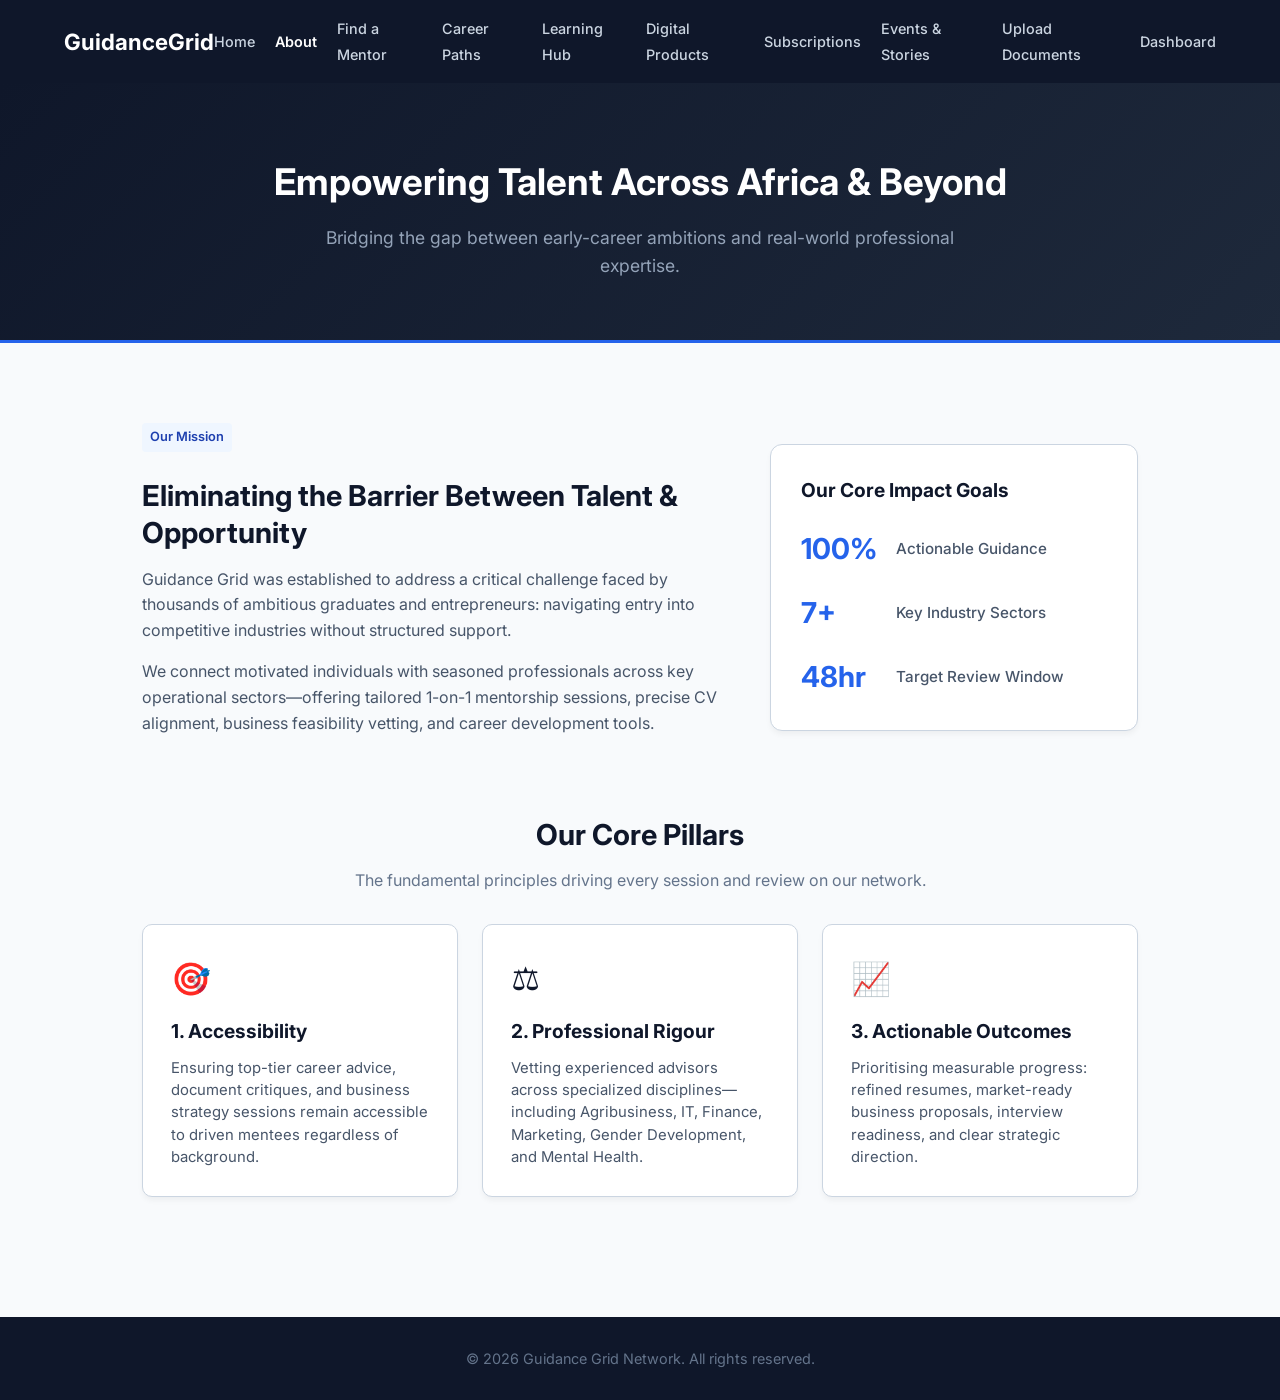
<file: about.html>
<!DOCTYPE html>
<html lang="en">
<head>
    <meta charset="UTF-8">
    <meta name="viewport" content="width=device-width, initial-scale=1.0">
    <title>About | Guidance Grid</title>
    <link rel="stylesheet" href="styles.css">
    <link href="https://fonts.googleapis.com/css2?family=Inter:wght@300;400;600;700&display=swap" rel="stylesheet">
</head>
<body>

    <!-- Navigation Bar -->
    <nav class="navbar">
        <div class="logo"><a href="index.html" style="color:white; text-decoration:none;">Guidance<span>Grid</span></a></div>
        <ul class="nav-links">
            <li><a href="index.html">Home</a></li>
            <li><a href="about.html" class="active">About</a></li>
            <li><a href="#mentor-section">Find a Mentor</a></li>
            <li><a href="#career-paths">Career Paths</a></li>
            <li><a href="learning.html">Learning Hub</a></li>
            <li><a href="products.html">Digital Products</a></li>
            <li><a href="subscriptions.html">Subscriptions</a></li>
            <li><a href="events-stories.html">Events & Stories</a></li>
            <li><a href="upload.html">Upload Documents</a></li>
            <li><a href="dashboard.html">Dashboard</a></li>
        </ul>
    </nav>

    <!-- Page Header Banner -->
    <section class="about-hero">
        <h1>Empowering Talent Across Africa & Beyond</h1>
        <p>Bridging the gap between early-career ambitions and real-world professional expertise.</p>
    </section>

    <!-- Main About Content -->
    <section class="section-container">
        
        <!-- Story / Mission Row -->
        <div class="about-grid-row">
            <div class="about-text-content">
                <span class="tag">Our Mission</span>
                <h2>Eliminating the Barrier Between Talent & Opportunity</h2>
                <p>Guidance Grid was established to address a critical challenge faced by thousands of ambitious graduates and entrepreneurs: navigating entry into competitive industries without structured support.</p>
                <p>We connect motivated individuals with seasoned professionals across key operational sectors—offering tailored 1-on-1 mentorship sessions, precise CV alignment, business feasibility vetting, and career development tools.</p>
            </div>
            <div class="about-stat-card">
                <h3>Our Core Impact Goals</h3>
                <div class="stat-item">
                    <span class="stat-number">100%</span>
                    <span class="stat-label">Actionable Guidance</span>
                </div>
                <div class="stat-item">
                    <span class="stat-number">7+</span>
                    <span class="stat-label">Key Industry Sectors</span>
                </div>
                <div class="stat-item">
                    <span class="stat-number">48hr</span>
                    <span class="stat-label">Target Review Window</span>
                </div>
            </div>
        </div>

        <!-- Strategic Pillars (Visual Cards) -->
        <h2 style="text-align: center; margin-top: 60px; margin-bottom: 10px;">Our Core Pillars</h2>
        <p class="subtitle" style="text-align: center;">The fundamental principles driving every session and review on our network.</p>

        <div class="pillars-grid">
            <div class="pillar-card">
                <div class="pillar-icon">🎯</div>
                <h3>1. Accessibility</h3>
                <p>Ensuring top-tier career advice, document critiques, and business strategy sessions remain accessible to driven mentees regardless of background.</p>
            </div>
            <div class="pillar-card">
                <div class="pillar-icon">⚖️</div>
                <h3>2. Professional Rigour</h3>
                <p>Vetting experienced advisors across specialized disciplines—including Agribusiness, IT, Finance, Marketing, Gender Development, and Mental Health.</p>
            </div>
            <div class="pillar-card">
                <div class="pillar-icon">📈</div>
                <h3>3. Actionable Outcomes</h3>
                <p>Prioritising measurable progress: refined resumes, market-ready business proposals, interview readiness, and clear strategic direction.</p>
            </div>
        </div>

    </section>

    <!-- Footer -->
    <footer>
        <p>&copy; 2026 Guidance Grid Network. All rights reserved.</p>
    </footer>

</body>
</html>
</file>
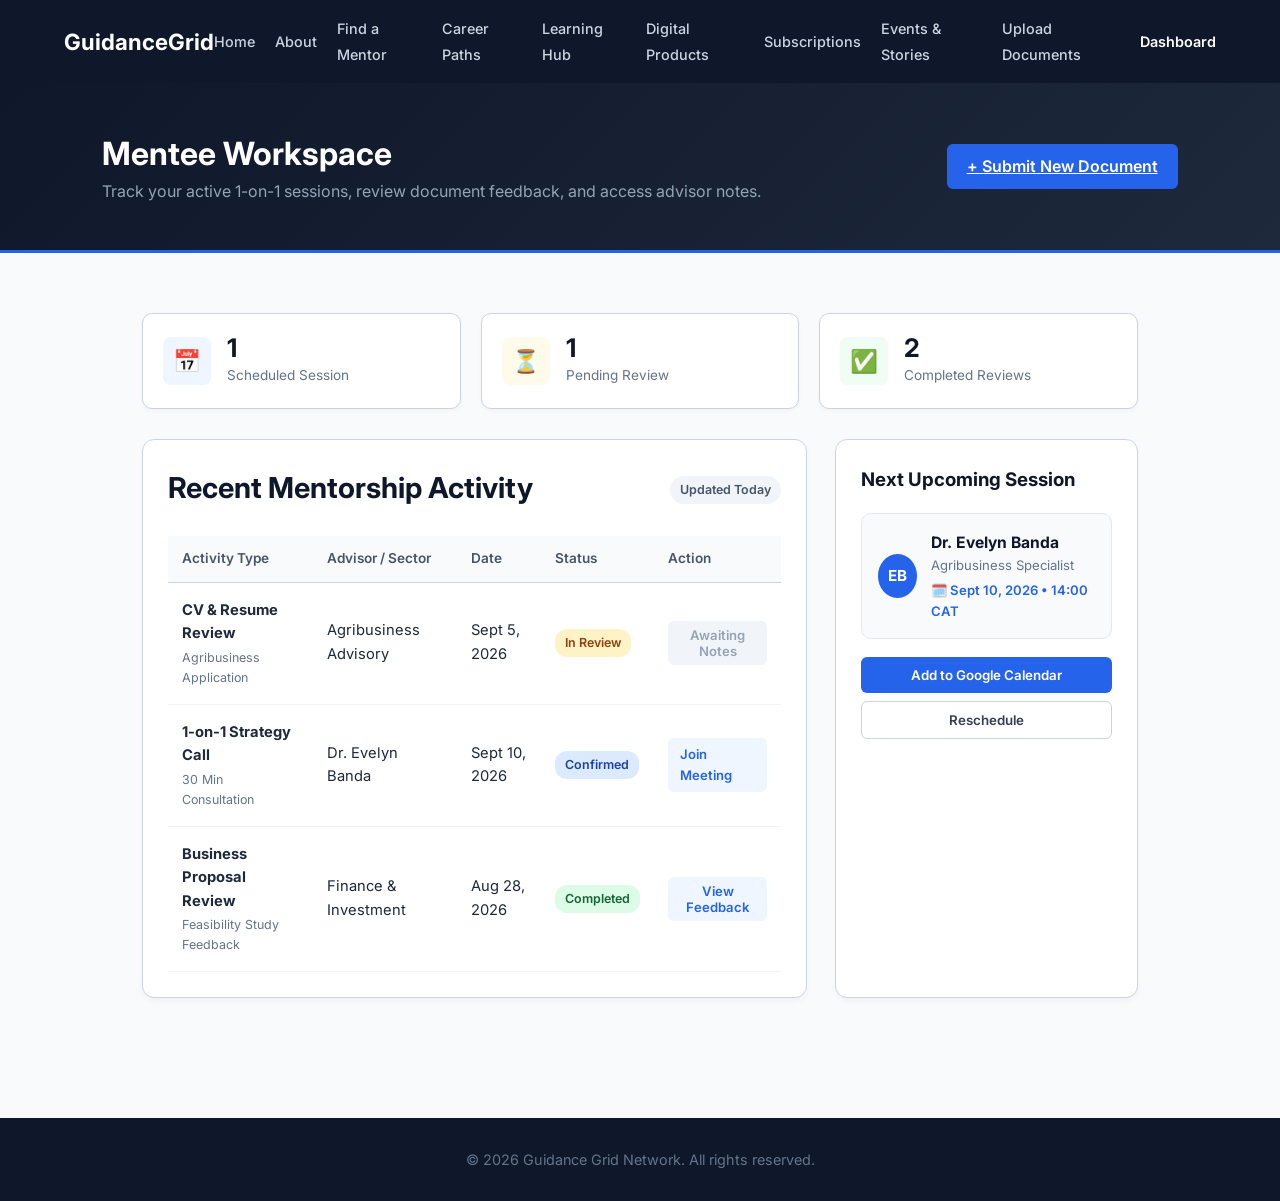
<file: dashboard.html>
<!DOCTYPE html>
<html lang="en">
<head>
    <meta charset="UTF-8">
    <meta name="viewport" content="width=device-width, initial-scale=1.0">
    <title>Dashboard | Guidance Grid</title>
    <link rel="stylesheet" href="styles.css">
    <link href="https://fonts.googleapis.com/css2?family=Inter:wght@300;400;600;700&display=swap" rel="stylesheet">
</head>
<body>

    <!-- Navigation Bar -->
    <nav class="navbar">
        <div class="logo"><a href="index.html" style="color:white; text-decoration:none;">Guidance<span>Grid</span></a></div>
        <ul class="nav-links">
            <li><a href="index.html">Home</a></li>
            <li><a href="about.html">About</a></li>
            <li><a href="#mentor-section">Find a Mentor</a></li>
            <li><a href="#career-paths">Career Paths</a></li>
            <li><a href="learning.html">Learning Hub</a></li>
            <li><a href="products.html">Digital Products</a></li>
            <li><a href="subscriptions.html">Subscriptions</a></li>
            <li><a href="events-stories.html">Events & Stories</a></li>
            <li><a href="upload.html">Upload Documents</a></li>
            <li><a href="dashboard.html" class="active">Dashboard</a></li>
        </ul>
    </nav>

    <!-- Page Banner -->
    <section class="dashboard-hero">
        <div class="hero-wrapper">
            <div>
                <h1>Mentee Workspace</h1>
                <p>Track your active 1-on-1 sessions, review document feedback, and access advisor notes.</p>
            </div>
            <a href="upload.html" class="btn-primary">+ Submit New Document</a>
        </div>
    </section>

    <!-- Main Workspace Container -->
    <section class="section-container">
        
        <!-- Summary Metric Cards -->
        <div class="metrics-grid">
            <div class="metric-card">
                <div class="metric-icon blue">📅</div>
                <div class="metric-data">
                    <span class="metric-value">1</span>
                    <span class="metric-label">Scheduled Session</span>
                </div>
            </div>
            <div class="metric-card">
                <div class="metric-icon amber">⏳</div>
                <div class="metric-data">
                    <span class="metric-value">1</span>
                    <span class="metric-label">Pending Review</span>
                </div>
            </div>
            <div class="metric-card">
                <div class="metric-icon green">✅</div>
                <div class="metric-data">
                    <span class="metric-value">2</span>
                    <span class="metric-label">Completed Reviews</span>
                </div>
            </div>
        </div>

        <!-- Main Content Area: Tables & Side Activity -->
        <div class="workspace-grid">
            
            <!-- Left Side: Table Area -->
            <div class="main-workspace-card">
                <div class="card-header">
                    <h2>Recent Mentorship Activity</h2>
                    <span class="badge-neutral">Updated Today</span>
                </div>

                <div class="table-responsive">
                    <table class="activity-table">
                        <thead>
                            <tr>
                                <th>Activity Type</th>
                                <th>Advisor / Sector</th>
                                <th>Date</th>
                                <th>Status</th>
                                <th>Action</th>
                            </tr>
                        </thead>
                        <tbody>
                            <tr>
                                <td>
                                    <strong>CV & Resume Review</strong>
                                    <div class="table-subtext">Agribusiness Application</div>
                                </td>
                                <td>Agribusiness Advisory</td>
                                <td>Sept 5, 2026</td>
                                <td><span class="status-pill in-review">In Review</span></td>
                                <td><button class="btn-table disabled">Awaiting Notes</button></td>
                            </tr>
                            <tr>
                                <td>
                                    <strong>1-on-1 Strategy Call</strong>
                                    <div class="table-subtext">30 Min Consultation</div>
                                </td>
                                <td>Dr. Evelyn Banda</td>
                                <td>Sept 10, 2026</td>
                                <td><span class="status-pill confirmed">Confirmed</span></td>
                                <td><a href="#" class="btn-table link">Join Meeting</a></td>
                            </tr>
                            <tr>
                                <td>
                                    <strong>Business Proposal Review</strong>
                                    <div class="table-subtext">Feasibility Study Feedback</div>
                                </td>
                                <td>Finance & Investment</td>
                                <td>Aug 28, 2026</td>
                                <td><span class="status-pill completed">Completed</span></td>
                                <td><button class="btn-table link" onclick="openFeedbackModal()">View Feedback</button></td>
                            </tr>
                        </tbody>
                    </table>
                </div>
            </div>

            <!-- Right Side: Upcoming Session Spotlight -->
            <div class="sidebar-workspace-card">
                <h3>Next Upcoming Session</h3>
                <div class="upcoming-session-box">
                    <div class="session-avatar">EB</div>
                    <div class="session-details">
                        <h4>Dr. Evelyn Banda</h4>
                        <p class="session-role">Agribusiness Specialist</p>
                        <p class="session-time">🗓️ Sept 10, 2026 • 14:00 CAT</p>
                    </div>
                </div>
                <div class="session-actions">
                    <button class="btn-primary btn-full">Add to Google Calendar</button>
                    <button class="btn-secondary btn-full" style="margin-top: 8px;">Reschedule</button>
                </div>
            </div>

        </div>
    </section>

    <!-- Feedback Modal Popup -->
    <div id="feedbackModal" class="modal-overlay">
        <div class="modal-card">
            <div class="modal-header">
                <h3>Advisor Feedback Notes</h3>
                <button class="modal-close" onclick="closeFeedbackModal()">&times;</button>
            </div>
            <div class="modal-body">
                <p><strong>Reviewer:</strong> Financial & Agribusiness Specialist</p>
                <p><strong>Document:</strong> Feasibility_Study_Draft.pdf</p>
                <hr style="margin: 15px 0; border: none; border-top: 1px solid #e2e8f0;">
                <h4>Key Observations:</h4>
                <ul style="padding-left: 20px; color: #475569; margin-top: 8px; line-height: 1.6;">
                    <li>Executive summary is clear and highlights key financial targets well.</li>
                    <li>Recommend updating your operating cost projection table to include detailed breakdown items.</li>
                    <li>Risk assessment section is strong—ready for stakeholder presentation.</li>
                </ul>
            </div>
            <div class="modal-footer">
                <button class="btn-primary" onclick="closeFeedbackModal()">Close Window</button>
            </div>
        </div>
    </div>

    <!-- Footer -->
    <footer>
        <p>&copy; 2026 Guidance Grid Network. All rights reserved.</p>
    </footer>

    <script>
        function openFeedbackModal() {
            document.getElementById('feedbackModal').style.display = 'flex';
        }

        function closeFeedbackModal() {
            document.getElementById('feedbackModal').style.display = 'none';
        }
    </script>

</body>
</html>
</file>
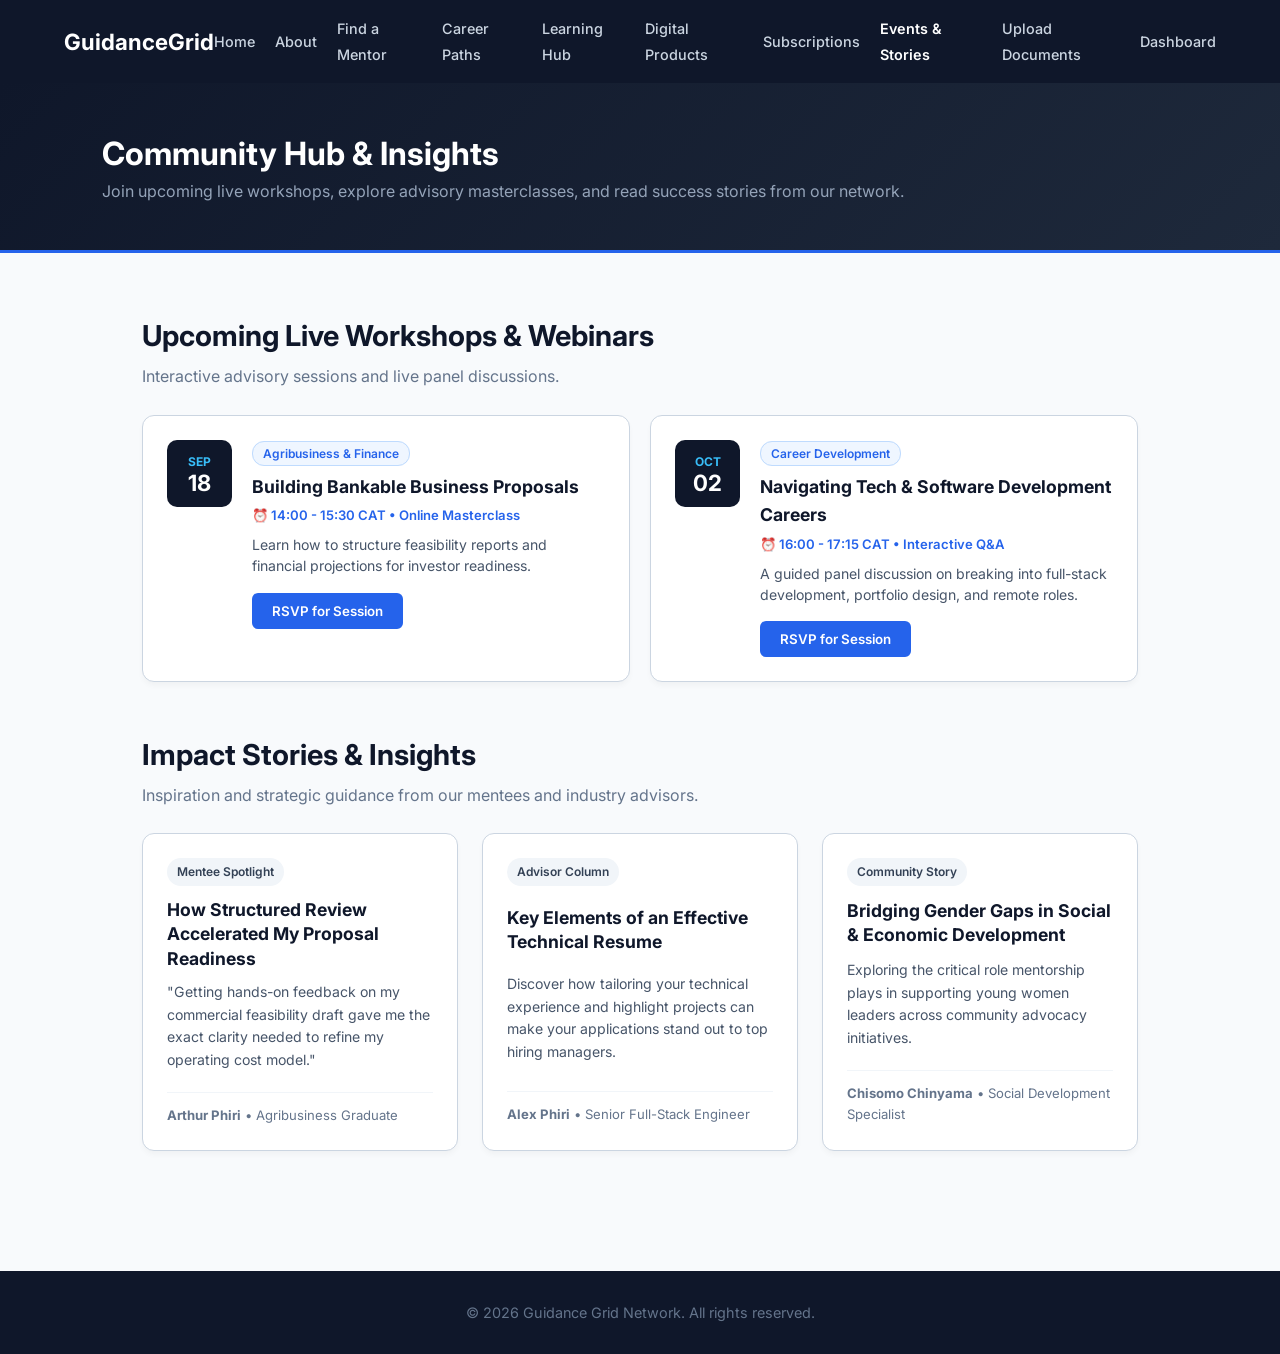
<file: events-stories.html>
<!DOCTYPE html>
<html lang="en">
<head>
    <meta charset="UTF-8">
    <meta name="viewport" content="width=device-width, initial-scale=1.0">
    <title>Events & Stories | Guidance Grid</title>
    <link rel="stylesheet" href="styles.css">
    <link href="https://fonts.googleapis.com/css2?family=Inter:wght@300;400;600;700&display=swap" rel="stylesheet">
</head>
<body>

    <!-- Navigation Bar -->
    <nav class="navbar">
        <div class="logo"><a href="index.html" style="color:white; text-decoration:none;">Guidance<span>Grid</span></a></div>
        <ul class="nav-links">
            <li><a href="index.html">Home</a></li>
            <li><a href="about.html">About</a></li>
            <li><a href="#mentor-section">Find a Mentor</a></li>
            <li><a href="#career-paths">Career Paths</a></li>
            <li><a href="learning.html">Learning Hub</a></li>
            <li><a href="products.html">Digital Products</a></li>
            <li><a href="subscriptions.html">Subscriptions</a></li>
            <li><a href="events-stories.html" class="active">Events & Stories</a></li>
            <li><a href="upload.html">Upload Documents</a></li>
            <li><a href="dashboard.html">Dashboard</a></li>
        </ul>
    </nav>

    <!-- Header Banner -->
    <section class="dashboard-hero">
        <div class="hero-wrapper">
            <div>
                <h1>Community Hub & Insights</h1>
                <p>Join upcoming live workshops, explore advisory masterclasses, and read success stories from our network.</p>
            </div>
        </div>
    </section>

    <!-- Main Container -->
    <section class="section-container">
        
        <!-- Upcoming Events Section -->
        <div class="section-header" style="text-align: left; margin-bottom: 25px;">
            <h2>Upcoming Live Workshops & Webinars</h2>
            <p class="subtitle" style="margin: 0;">Interactive advisory sessions and live panel discussions.</p>
        </div>

        <div class="events-grid">
            <!-- Event Card 1 -->
            <div class="event-card">
                <div class="event-date-badge">
                    <span class="event-month">SEP</span>
                    <span class="event-day">18</span>
                </div>
                <div class="event-content">
                    <span class="sector-badge">Agribusiness & Finance</span>
                    <h3>Building Bankable Business Proposals</h3>
                    <p class="event-meta">⏰ 14:00 - 15:30 CAT • Online Masterclass</p>
                    <p class="event-desc">Learn how to structure feasibility reports and financial projections for investor readiness.</p>
                    <button class="btn-primary" onclick="alert('RSVP confirmed! We have emailed you the calendar invite.')">RSVP for Session</button>
                </div>
            </div>

            <!-- Event Card 2 -->
            <div class="event-card">
                <div class="event-date-badge">
                    <span class="event-month">OCT</span>
                    <span class="event-day">02</span>
                </div>
                <div class="event-content">
                    <span class="sector-badge">Career Development</span>
                    <h3>Navigating Tech & Software Development Careers</h3>
                    <p class="event-meta">⏰ 16:00 - 17:15 CAT • Interactive Q&A</p>
                    <p class="event-desc">A guided panel discussion on breaking into full-stack development, portfolio design, and remote roles.</p>
                    <button class="btn-primary" onclick="alert('RSVP confirmed! We have emailed you the calendar invite.')">RSVP for Session</button>
                </div>
            </div>
        </div>

        <!-- Stories & Articles Section -->
        <div class="section-header" style="text-align: left; margin: 50px 0 25px 0;">
            <h2>Impact Stories & Insights</h2>
            <p class="subtitle" style="margin: 0;">Inspiration and strategic guidance from our mentees and industry advisors.</p>
        </div>

        <div class="stories-grid">
            <!-- Story Card 1 -->
            <article class="story-card">
                <div class="story-tag">Mentee Spotlight</div>
                <h3>How Structured Review Accelerated My Proposal Readiness</h3>
                <p class="story-excerpt">"Getting hands-on feedback on my commercial feasibility draft gave me the exact clarity needed to refine my operating cost model."</p>
                <div class="story-author">
                    <strong>Arthur Phiri</strong> • Agribusiness Graduate
                </div>
            </article>

            <!-- Story Card 2 -->
            <article class="story-card">
                <div class="story-tag">Advisor Column</div>
                <h3>Key Elements of an Effective Technical Resume</h3>
                <p class="story-excerpt">Discover how tailoring your technical experience and highlight projects can make your applications stand out to top hiring managers.</p>
                <div class="story-author">
                    <strong>Alex Phiri</strong> • Senior Full-Stack Engineer
                </div>
            </article>

            <!-- Story Card 3 -->
            <article class="story-card">
                <div class="story-tag">Community Story</div>
                <h3>Bridging Gender Gaps in Social & Economic Development</h3>
                <p class="story-excerpt">Exploring the critical role mentorship plays in supporting young women leaders across community advocacy initiatives.</p>
                <div class="story-author">
                    <strong>Chisomo Chinyama</strong> • Social Development Specialist
                </div>
            </article>
        </div>

    </section>

    <!-- Footer -->
    <footer>
        <p>&copy; 2026 Guidance Grid Network. All rights reserved.</p>
    </footer>

</body>
</html>
</file>
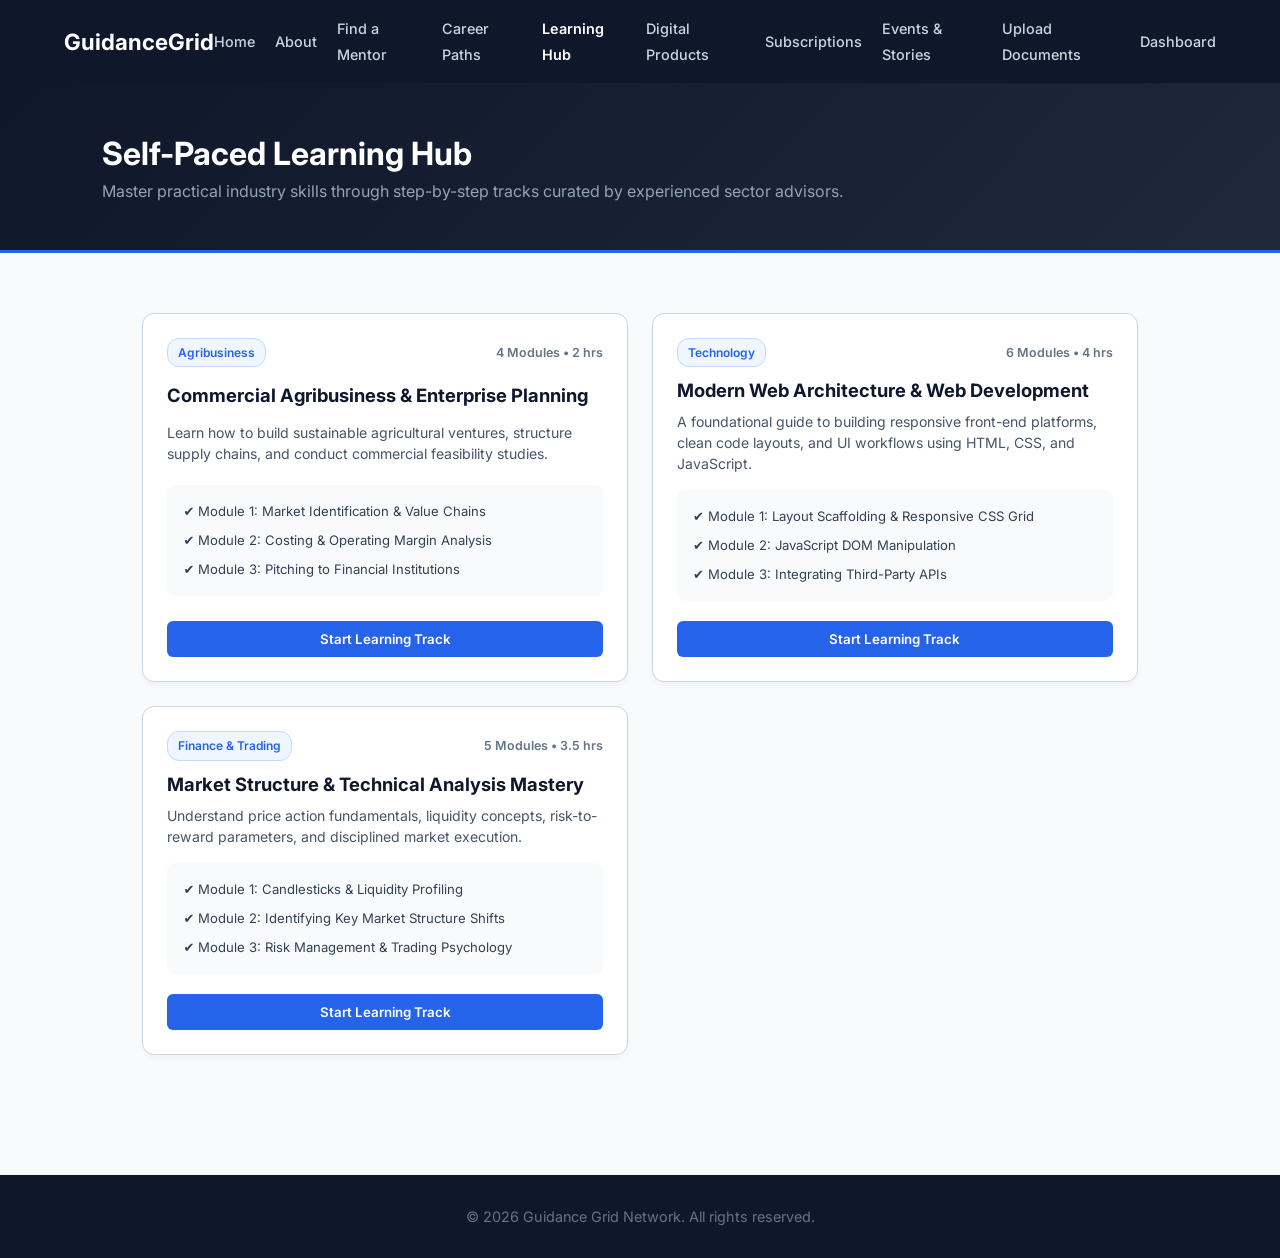
<file: learning.html>
<!DOCTYPE html>
<html lang="en">
<head>
    <meta charset="UTF-8">
    <meta name="viewport" content="width=device-width, initial-scale=1.0">
    <title>Learning Hub | Guidance Grid</title>
    <link rel="stylesheet" href="styles.css">
    <link href="https://fonts.googleapis.com/css2?family=Inter:wght@300;400;600;700&display=swap" rel="stylesheet">
</head>
<body>

    <!-- Navigation Bar -->
    <nav class="navbar">
        <div class="logo"><a href="index.html" style="color:white; text-decoration:none;">Guidance<span>Grid</span></a></div>
        <ul class="nav-links">
            <li><a href="index.html">Home</a></li>
            <li><a href="about.html">About</a></li>
            <li><a href="#mentor-section">Find a Mentor</a></li>
            <li><a href="#career-paths">Career Paths</a></li>
            <li><a href="learning.html" class="active">Learning Hub</a></li>
            <li><a href="products.html">Digital Products</a></li>
            <li><a href="subscriptions.html">Subscriptions</a></li>
            <li><a href="events-stories.html">Events & Stories</a></li>
            <li><a href="upload.html">Upload Documents</a></li>
            <li><a href="dashboard.html">Dashboard</a></li>
        </ul>
    </nav>

    <!-- Header Banner -->
    <section class="dashboard-hero">
        <div class="hero-wrapper">
            <div>
                <h1>Self-Paced Learning Hub</h1>
                <p>Master practical industry skills through step-by-step tracks curated by experienced sector advisors.</p>
            </div>
        </div>
    </section>

    <!-- Main Container -->
    <section class="section-container">
        
        <div class="learning-grid">
            
            <!-- Learning Track 1 -->
            <div class="course-card">
                <div class="course-header">
                    <span class="sector-badge">Agribusiness</span>
                    <span class="course-duration">4 Modules • 2 hrs</span>
                </div>
                <h3>Commercial Agribusiness & Enterprise Planning</h3>
                <p class="course-desc">Learn how to build sustainable agricultural ventures, structure supply chains, and conduct commercial feasibility studies.</p>
                <div class="course-modules">
                    <ul>
                        <li>✔ Module 1: Market Identification & Value Chains</li>
                        <li>✔ Module 2: Costing & Operating Margin Analysis</li>
                        <li>✔ Module 3: Pitching to Financial Institutions</li>
                    </ul>
                </div>
                <button class="btn-primary btn-full" onclick="alert('Starting Agribusiness Track...')">Start Learning Track</button>
            </div>

            <!-- Learning Track 2 -->
            <div class="course-card">
                <div class="course-header">
                    <span class="sector-badge">Technology</span>
                    <span class="course-duration">6 Modules • 4 hrs</span>
                </div>
                <h3>Modern Web Architecture & Web Development</h3>
                <p class="course-desc">A foundational guide to building responsive front-end platforms, clean code layouts, and UI workflows using HTML, CSS, and JavaScript.</p>
                <div class="course-modules">
                    <ul>
                        <li>✔ Module 1: Layout Scaffolding & Responsive CSS Grid</li>
                        <li>✔ Module 2: JavaScript DOM Manipulation</li>
                        <li>✔ Module 3: Integrating Third-Party APIs</li>
                    </ul>
                </div>
                <button class="btn-primary btn-full" onclick="alert('Starting Web Dev Track...')">Start Learning Track</button>
            </div>

            <!-- Learning Track 3 -->
            <div class="course-card">
                <div class="course-header">
                    <span class="sector-badge">Finance & Trading</span>
                    <span class="course-duration">5 Modules • 3.5 hrs</span>
                </div>
                <h3>Market Structure & Technical Analysis Mastery</h3>
                <p class="course-desc">Understand price action fundamentals, liquidity concepts, risk-to-reward parameters, and disciplined market execution.</p>
                <div class="course-modules">
                    <ul>
                        <li>✔ Module 1: Candlesticks & Liquidity Profiling</li>
                        <li>✔ Module 2: Identifying Key Market Structure Shifts</li>
                        <li>✔ Module 3: Risk Management & Trading Psychology</li>
                    </ul>
                </div>
                <button class="btn-primary btn-full" onclick="alert('Starting Trading Track...')">Start Learning Track</button>
            </div>

        </div>
    </section>

    <!-- Footer -->
    <footer>
        <p>&copy; 2026 Guidance Grid Network. All rights reserved.</p>
    </footer>

</body>
</html>
</file>
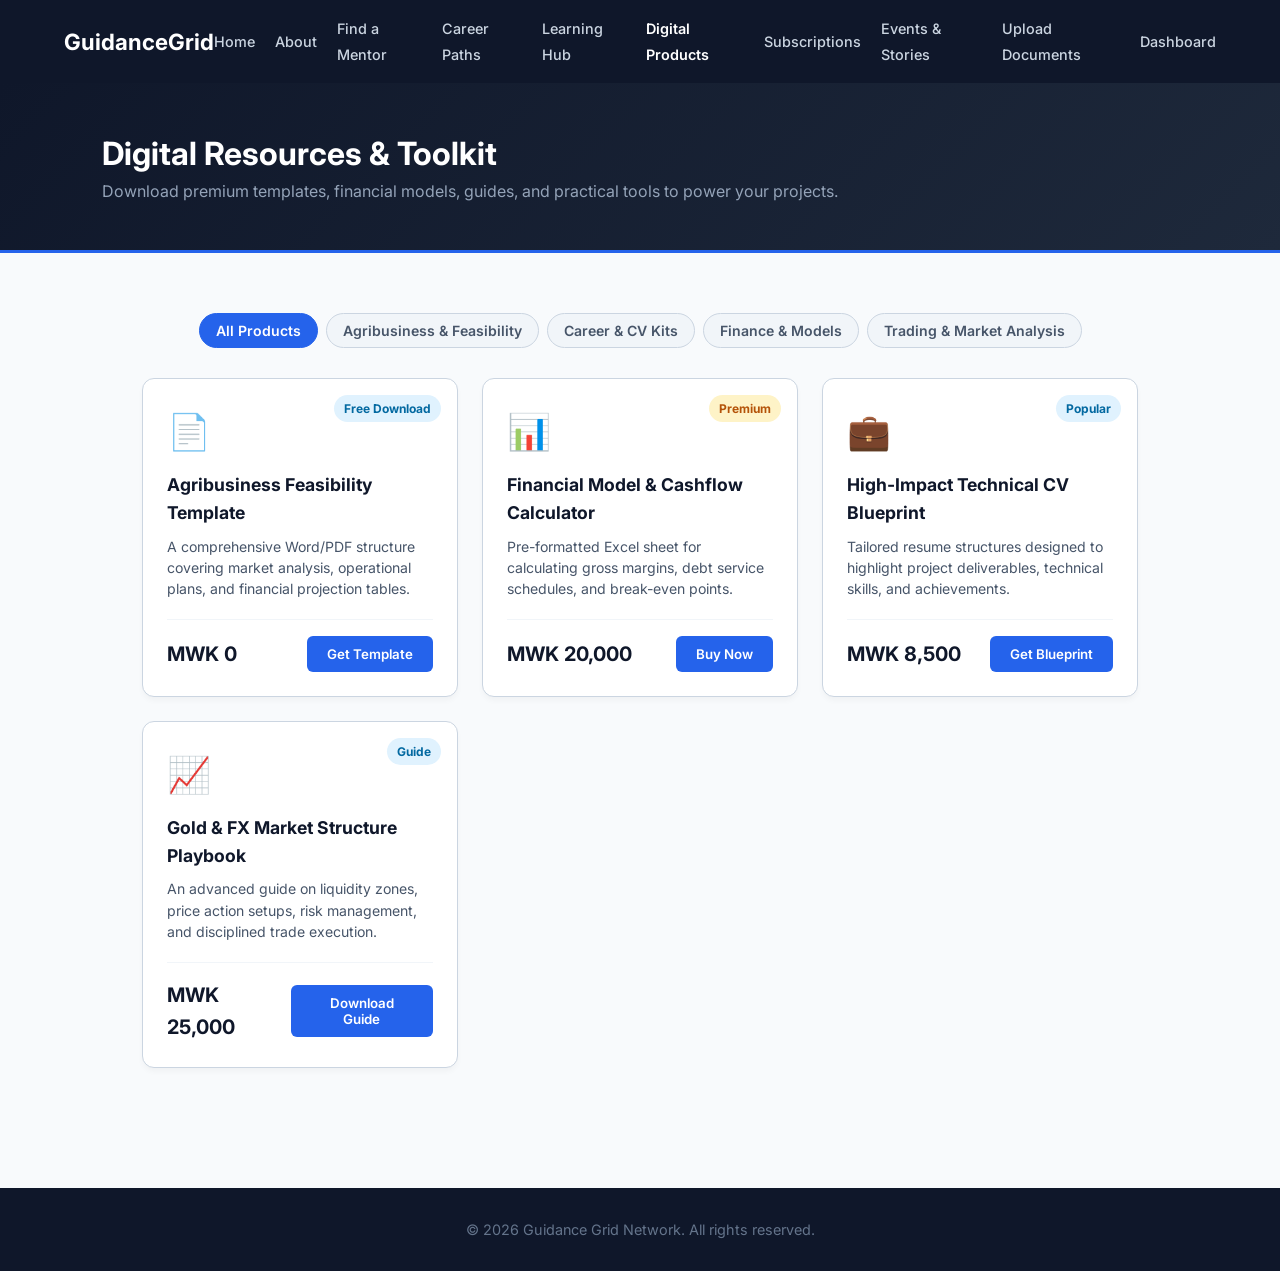
<file: products.html>
<!DOCTYPE html>
<html lang="en">
<head>
    <meta charset="UTF-8">
    <meta name="viewport" content="width=device-width, initial-scale=1.0">
    <title>Digital Products | Guidance Grid</title>
    <link rel="stylesheet" href="styles.css">
    <link href="https://fonts.googleapis.com/css2?family=Inter:wght@300;400;600;700&display=swap" rel="stylesheet">
</head>
<body>

    <!-- Navigation Bar -->
    <nav class="navbar">
        <div class="logo"><a href="index.html" style="color:white; text-decoration:none;">Guidance<span>Grid</span></a></div>
        <ul class="nav-links">
            <li><a href="index.html">Home</a></li>
            <li><a href="about.html">About</a></li>
            <li><a href="#mentor-section">Find a Mentor</a></li>
            <li><a href="#career-paths">Career Paths</a></li>
            <li><a href="learning.html">Learning Hub</a></li>
            <li><a href="products.html" class="active">Digital Products</a></li>
            <li><a href="subscriptions.html">Subscriptions</a></li>
            <li><a href="events-stories.html">Events & Stories</a></li>
            <li><a href="upload.html">Upload Documents</a></li>
            <li><a href="dashboard.html">Dashboard</a></li>
        </ul>
    </nav>

    <!-- Header Banner -->
    <section class="dashboard-hero">
        <div class="hero-wrapper">
            <div>
                <h1>Digital Resources & Toolkit</h1>
                <p>Download premium templates, financial models, guides, and practical tools to power your projects.</p>
            </div>
        </div>
    </section>

    <!-- Main Container -->
    <section class="section-container">
        
        <!-- Filter Tabs -->
        <div class="filter-container" style="margin-bottom: 30px;">
            <button class="filter-btn active">All Products</button>
            <button class="filter-btn">Agribusiness & Feasibility</button>
            <button class="filter-btn">Career & CV Kits</button>
            <button class="filter-btn">Finance & Models</button>
            <button class="filter-btn">Trading & Market Analysis</button>
        </div>

        <!-- Product Grid -->
        <div class="products-grid">
            
            <!-- Product Card 1 -->
            <div class="product-card">
                <div class="product-badge">Free Download</div>
                <div class="product-icon">📄</div>
                <h3>Agribusiness Feasibility Template</h3>
                <p>A comprehensive Word/PDF structure covering market analysis, operational plans, and financial projection tables.</p>
                <div class="product-footer">
                    <span class="product-price">MWK 0</span>
                    <button class="btn-primary" onclick="alert('Download link has been generated!')">Get Template</button>
                </div>
            </div>

            <!-- Product Card 2 -->
            <div class="product-card">
                <div class="product-badge premium">Premium</div>
                <div class="product-icon">📊</div>
                <h3>Financial Model & Cashflow Calculator</h3>
                <p>Pre-formatted Excel sheet for calculating gross margins, debt service schedules, and break-even points.</p>
                <div class="product-footer">
                    <span class="product-price">MWK 20,000</span>
                    <button class="btn-primary" onclick="alert('Redirecting to checkout...')">Buy Now</button>
                </div>
            </div>

            <!-- Product Card 3 -->
            <div class="product-card">
                <div class="product-badge">Popular</div>
                <div class="product-icon">💼</div>
                <h3>High-Impact Technical CV Blueprint</h3>
                <p>Tailored resume structures designed to highlight project deliverables, technical skills, and achievements.</p>
                <div class="product-footer">
                    <span class="product-price">MWK 8,500</span>
                    <button class="btn-primary" onclick="alert('Redirecting to checkout...')">Get Blueprint</button>
                </div>
            </div>

            <!-- Product Card 4 -->
            <div class="product-card">
                <div class="product-badge">Guide</div>
                <div class="product-icon">📈</div>
                <h3>Gold & FX Market Structure Playbook</h3>
                <p>An advanced guide on liquidity zones, price action setups, risk management, and disciplined trade execution.</p>
                <div class="product-footer">
                    <span class="product-price">MWK 25,000</span>
                    <button class="btn-primary" onclick="alert('Redirecting to checkout...')">Download Guide</button>
                </div>
            </div>

        </div>
    </section>

    <!-- Footer -->
    <footer>
        <p>&copy; 2026 Guidance Grid Network. All rights reserved.</p>
    </footer>

</body>
</html>
</file>
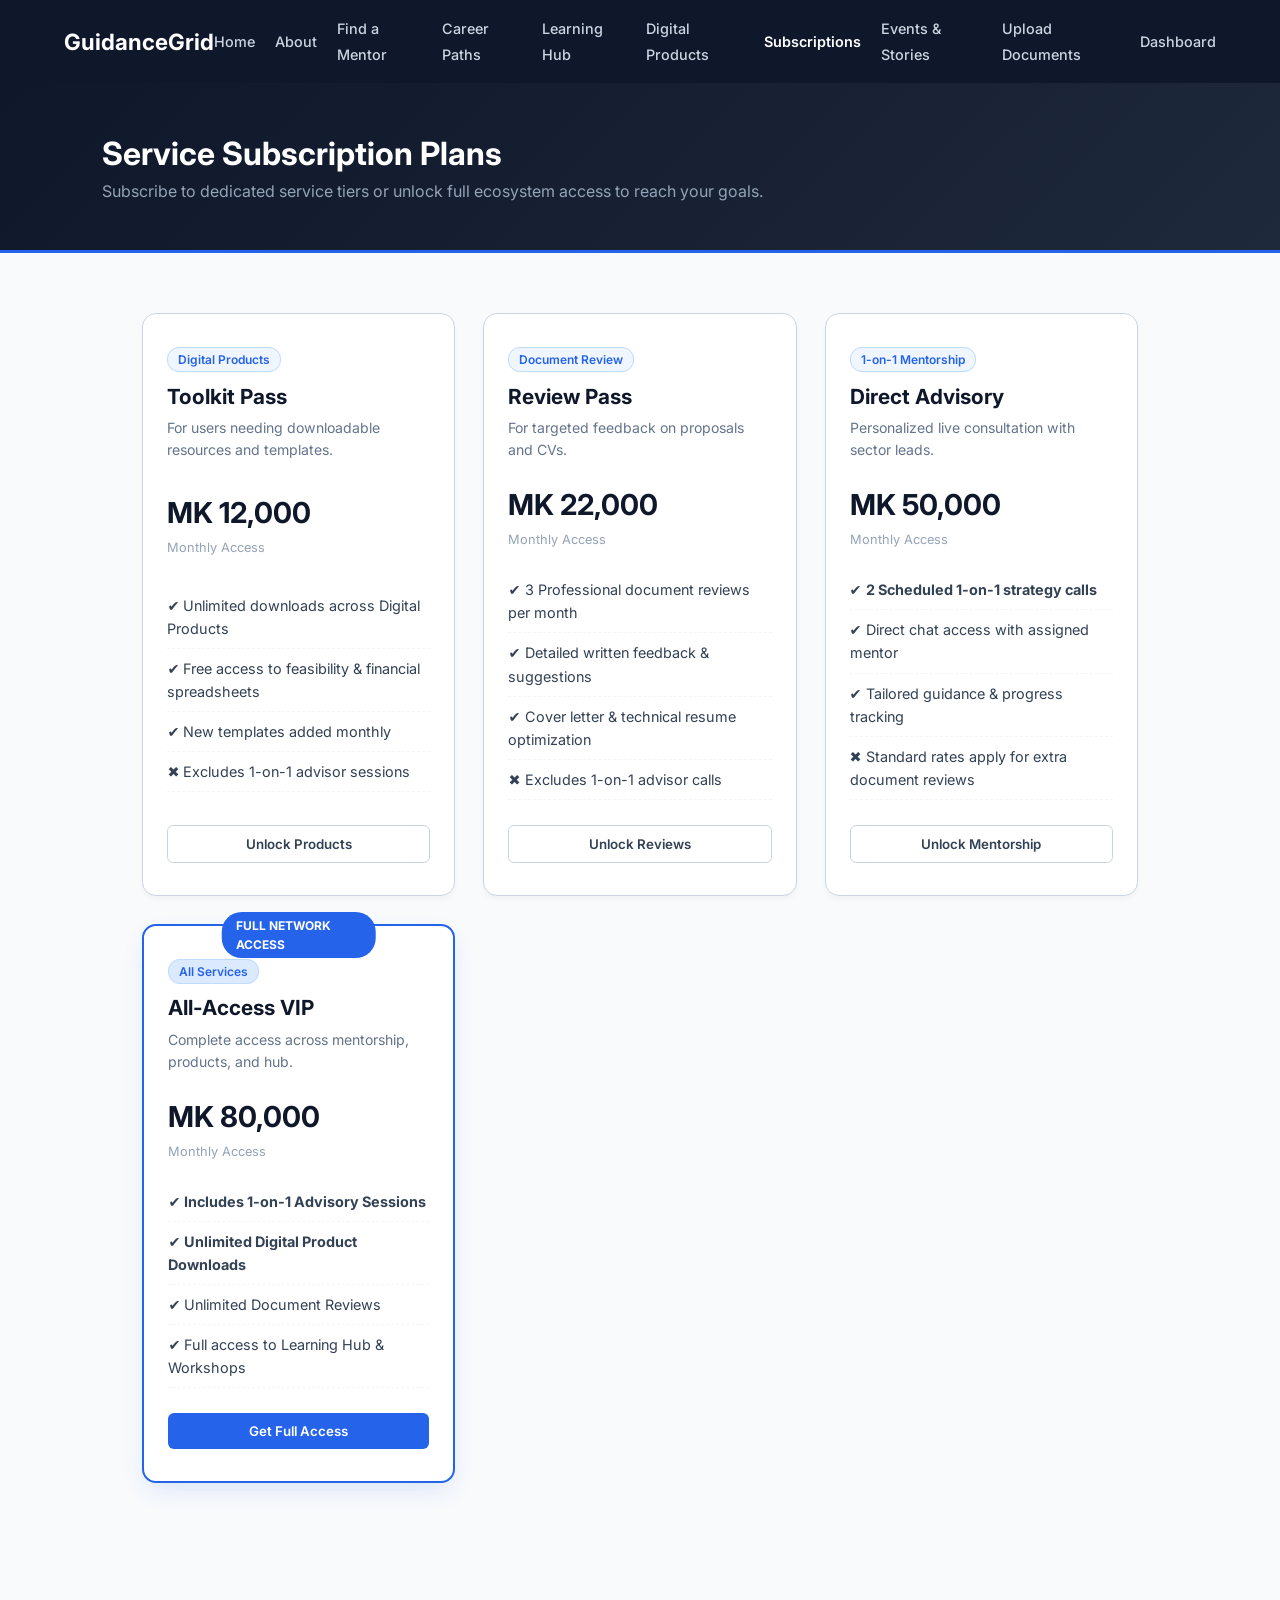
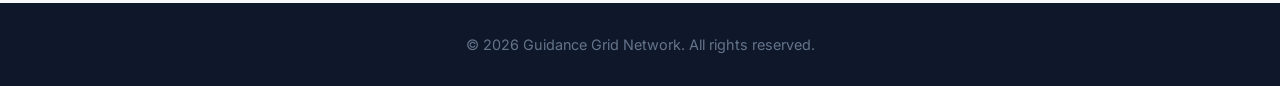
<file: subscriptions.html>
<!DOCTYPE html>
<html lang="en">
<head>
    <meta charset="UTF-8">
    <meta name="viewport" content="width=device-width, initial-scale=1.0">
    <title>Subscription Portal | Guidance Grid</title>
    <link rel="stylesheet" href="styles.css">
    <link href="https://fonts.googleapis.com/css2?family=Inter:wght@300;400;600;700&display=swap" rel="stylesheet">
</head>
<body>

    <!-- Navigation Bar -->
    <nav class="navbar">
        <div class="logo"><a href="index.html" style="color:white; text-decoration:none;">Guidance<span>Grid</span></a></div>
        <button class="nav-toggle" id="navToggle" aria-label="Toggle Navigation">
            <span></span>
            <span></span>
            <span></span>
        </button>
        <ul class="nav-links" id="navLinks">
            <li><a href="index.html">Home</a></li>
            <li><a href="about.html">About</a></li>
            <li><a href="#mentor-section">Find a Mentor</a></li>
            <li><a href="#career-paths">Career Paths</a></li>
            <li><a href="learning.html">Learning Hub</a></li>
            <li><a href="products.html">Digital Products</a></li>
            <li><a href="subscriptions.html" class="active">Subscriptions</a></li>
            <li><a href="events-stories.html">Events & Stories</a></li>
            <li><a href="upload.html">Upload Documents</a></li>
            <li><a href="dashboard.html">Dashboard</a></li>
        </ul>
    </nav>

    <!-- Header Banner -->
    <section class="dashboard-hero">
        <div class="hero-wrapper">
            <div>
                <h1>Service Subscription Plans</h1>
                <p>Subscribe to dedicated service tiers or unlock full ecosystem access to reach your goals.</p>
            </div>
        </div>
    </section>

    <!-- Service Categories Container -->
    <section class="section-container">
        
        <div class="pricing-grid">
            
            <!-- Category 1: Digital Products Only -->
            <div class="pricing-card">
                <div class="plan-header">
                    <span class="sector-badge">Digital Products</span>
                    <h3 style="margin-top: 8px;">Toolkit Pass</h3>
                    <p class="plan-subtitle">For users needing downloadable resources and templates.</p>
                </div>
                <div class="plan-price">
                    <span class="currency-primary">MK 12,000</span>
                    <span class="plan-duration">Monthly Access</span>
                </div>
                <ul class="plan-features">
                    <li>✔ Unlimited downloads across Digital Products</li>
                    <li>✔ Free access to feasibility & financial spreadsheets</li>
                    <li>✔ New templates added monthly</li>
                    <li>✖ Excludes 1-on-1 advisor sessions</li>
                </ul>
                <button class="btn-secondary btn-full" onclick="alert('Subscribing to Digital Products Pass...')">Unlock Products</button>
            </div>

            <!-- Category 2: Document Reviews Only -->
            <div class="pricing-card">
                <div class="plan-header">
                    <span class="sector-badge">Document Review</span>
                    <h3 style="margin-top: 8px;">Review Pass</h3>
                    <p class="plan-subtitle">For targeted feedback on proposals and CVs.</p>
                </div>
                <div class="plan-price">
                    <span class="currency-primary">MK 22,000</span>
                    <span class="plan-duration">Monthly Access</span>
                </div>
                <ul class="plan-features">
                    <li>✔ 3 Professional document reviews per month</li>
                    <li>✔ Detailed written feedback & suggestions</li>
                    <li>✔ Cover letter & technical resume optimization</li>
                    <li>✖ Excludes 1-on-1 advisor calls</li>
                </ul>
                <button class="btn-secondary btn-full" onclick="alert('Subscribing to Document Review Pass...')">Unlock Reviews</button>
            </div>

            <!-- Category 3: 1-on-1 Mentorship Only -->
            <div class="pricing-card">
                <div class="plan-header">
                    <span class="sector-badge">1-on-1 Mentorship</span>
                    <h3 style="margin-top: 8px;">Direct Advisory</h3>
                    <p class="plan-subtitle">Personalized live consultation with sector leads.</p>
                </div>
                <div class="plan-price">
                    <span class="currency-primary">MK 50,000</span>
                    <span class="plan-duration">Monthly Access</span>
                </div>
                <ul class="plan-features">
                    <li>✔ <strong>2 Scheduled 1-on-1 strategy calls</strong></li>
                    <li>✔ Direct chat access with assigned mentor</li>
                    <li>✔ Tailored guidance & progress tracking</li>
                    <li>✖ Standard rates apply for extra document reviews</li>
                </ul>
                <button class="btn-secondary btn-full" onclick="alert('Subscribing to Direct Advisory Pass...')">Unlock Mentorship</button>
            </div>

            <!-- Category 4: All-Access VIP Bundle -->
            <div class="pricing-card featured-plan">
                <div class="plan-badge">Full Network Access</div>
                <div class="plan-header">
                    <span class="sector-badge" style="background:#dbeafe;">All Services</span>
                    <h3 style="margin-top: 8px;">All-Access VIP</h3>
                    <p class="plan-subtitle">Complete access across mentorship, products, and hub.</p>
                </div>
                <div class="plan-price">
                    <span class="currency-primary">MK 80,000</span>
                    <span class="plan-duration">Monthly Access</span>
                </div>
                <ul class="plan-features">
                    <li>✔ <strong>Includes 1-on-1 Advisory Sessions</strong></li>
                    <li>✔ <strong>Unlimited Digital Product Downloads</strong></li>
                    <li>✔ Unlimited Document Reviews</li>
                    <li>✔ Full access to Learning Hub & Workshops</li>
                </ul>
                <button class="btn-primary btn-full" onclick="alert('Subscribing to All-Access VIP Pass...')">Get Full Access</button>
            </div>

        </div>

    </section>

    <!-- Footer -->
    <footer>
        <p>&copy; 2026 Guidance Grid Network. All rights reserved.</p>
    </footer>

    <script src="script.js"></script>
</body>
</html>
</file>
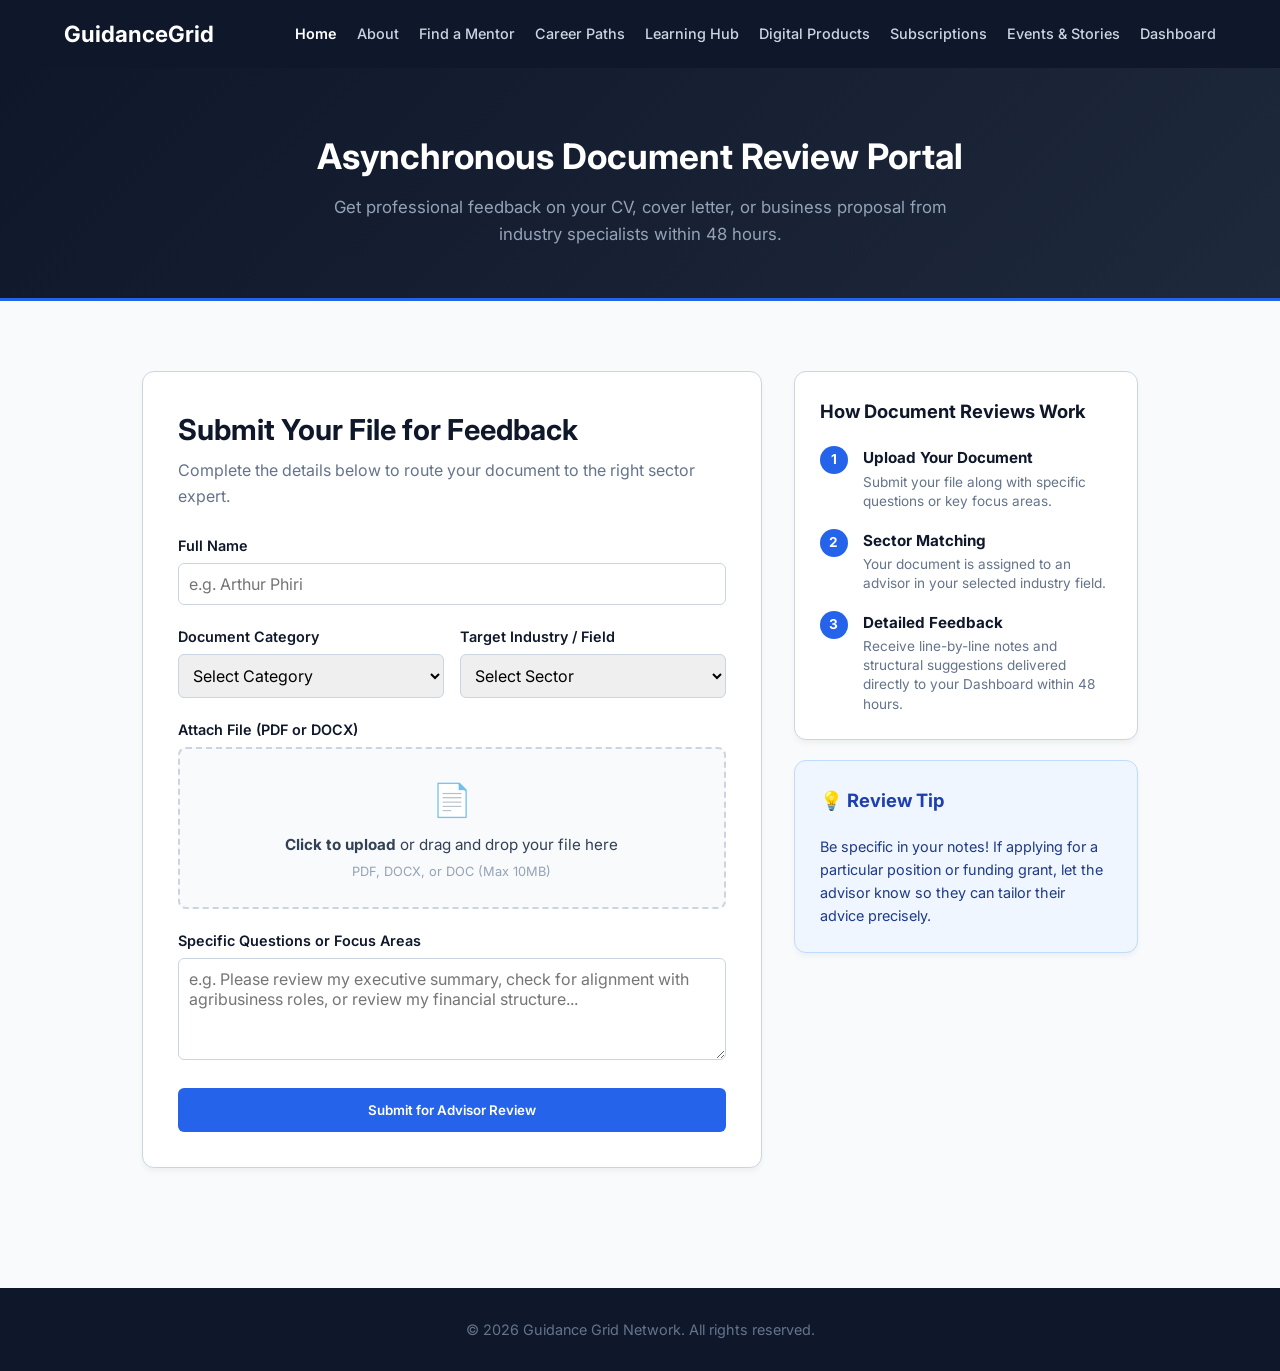
<file: upload.html>
<!DOCTYPE html>
<html lang="en">
<head>
    <meta charset="UTF-8">
    <meta name="viewport" content="width=device-width, initial-scale=1.0">
    <title>Upload Documents | Guidance Grid</title>
    <link rel="stylesheet" href="styles.css">
    <link href="https://fonts.googleapis.com/css2?family=Inter:wght@300;400;600;700&display=swap" rel="stylesheet">
</head>
<body>

    <!-- Navigation Bar -->
    <nav class="navbar">
    
        <div class="logo"><a href="index.html">Guidance<span>Grid</span></a></div>
    
    <!-- Mobile Hamburger Toggle Button -->
     <button class="nav-toggle" id="navToggle" aria-label="Toggle Navigation">
        <span></span>
        <span></span>
        <span></span>
    </button>

    <ul class="nav-links" id="navLinks">
        <li><a href="index.html" class="active">Home</a></li>
        <li><a href="about.html">About</a></li>
        <li><a href="#mentor-section">Find a Mentor</a></li>
        <li><a href="#career-paths">Career Paths</a></li>
        <li><a href="learning.html">Learning Hub</a></li>
        <li><a href="products.html">Digital Products</a></li>
        <li><a href="subscriptions.html">Subscriptions</a></li>
        <li><a href="events-stories.html">Events & Stories</a></li>
        <li><a href="dashboard.html">Dashboard</a></li>
    </ul>
</nav>
    <!-- Page Header Banner -->
    <section class="upload-hero">
        <h1>Asynchronous Document Review Portal</h1>
        <p>Get professional feedback on your CV, cover letter, or business proposal from industry specialists within 48 hours.</p>
    </section>

    <!-- Main Container Layout -->
    <section class="section-container">
        <div class="upload-portal-grid">
            
            <!-- Left Column: Form -->
            <div class="upload-form-card">
                <h2>Submit Your File for Feedback</h2>
                <p class="subtitle" style="margin-bottom: 25px;">Complete the details below to route your document to the right sector expert.</p>

                <form id="upload-form" onsubmit="handleUpload(event)">
                    <div class="form-group">
                        <label for="menteeName">Full Name</label>
                        <input type="text" id="menteeName" required placeholder="e.g. Arthur Phiri">
                    </div>

                    <div class="form-row">
                        <div class="form-group">
                            <label for="docType">Document Category</label>
                            <select id="docType" required>
                                <option value="">Select Category</option>
                                <option value="CV / Resume">CV / Curriculum Vitae</option>
                                <option value="Cover Letter">Cover Letter / Application</option>
                                <option value="Business Proposal">Business Plan / Feasibility Study</option>
                            </select>
                        </div>

                        <div class="form-group">
                            <label for="targetIndustry">Target Industry / Field</label>
                            <select id="targetIndustry" required>
                                <option value="">Select Sector</option>
                                <option value="Agribusiness">Agribusiness & Development</option>
                                <option value="Technology">Technology & IT</option>
                                <option value="Finance">Finance & Banking</option>
                                <option value="Marketing">Marketing & Communications</option>
                                <option value="Entrepreneurship">Entrepreneurship & Startups</option>
                                <option value="Gender">Gender & Social Development</option>
                                <option value="Mental Health">Mental Health & Well-being</option>
                            </select>
                        </div>
                    </div>

                    <!-- Drag and Drop Dropzone -->
                    <div class="form-group">
                        <label>Attach File (PDF or DOCX)</label>
                        <div class="file-dropzone" id="dropzone" onclick="document.getElementById('fileInput').click()">
                            <div class="dropzone-icon">📄</div>
                            <p class="dropzone-text"><strong>Click to upload</strong> or drag and drop your file here</p>
                            <p class="dropzone-subtext">PDF, DOCX, or DOC (Max 10MB)</p>
                            <input type="file" id="fileInput" accept=".pdf,.docx,.doc" required onchange="showFileName(this)">
                        </div>
                        <p id="file-name-display" class="file-name-tag"></p>
                    </div>

                    <div class="form-group">
                        <label for="notes">Specific Questions or Focus Areas</label>
                        <textarea id="notes" rows="4" placeholder="e.g. Please review my executive summary, check for alignment with agribusiness roles, or review my financial structure..."></textarea>
                    </div>

                    <button type="submit" class="btn-primary btn-full" style="padding: 14px;">Submit for Advisor Review</button>
                </form>
            </div>

            <!-- Right Column: How It Works Sidebar -->
            <div class="upload-info-sidebar">
                <div class="info-card">
                    <h3>How Document Reviews Work</h3>
                    <div class="step-item">
                        <div class="step-number">1</div>
                        <div>
                            <strong>Upload Your Document</strong>
                            <p>Submit your file along with specific questions or key focus areas.</p>
                        </div>
                    </div>
                    <div class="step-item">
                        <div class="step-number">2</div>
                        <div>
                            <strong>Sector Matching</strong>
                            <p>Your document is assigned to an advisor in your selected industry field.</p>
                        </div>
                    </div>
                    <div class="step-item">
                        <div class="step-number">3</div>
                        <div>
                            <strong>Detailed Feedback</strong>
                            <p>Receive line-by-line notes and structural suggestions delivered directly to your Dashboard within 48 hours.</p>
                        </div>
                    </div>
                </div>

                <div class="info-card bg-highlight">
                    <h3>💡 Review Tip</h3>
                    <p>Be specific in your notes! If applying for a particular position or funding grant, let the advisor know so they can tailor their advice precisely.</p>
                </div>
            </div>

        </div>
    </section>

    <!-- Footer -->
    <footer>
        <p>&copy; 2026 Guidance Grid Network. All rights reserved.</p>
    </footer>

    <script>
        function showFileName(input) {
            const display = document.getElementById('file-name-display');
            if (input.files && input.files[0]) {
                display.innerText = "Selected file: " + input.files[0].name;
                display.style.display = "inline-block";
            }
        }

        function handleUpload(e) {
            e.preventDefault();
            alert('Document successfully uploaded! An industry advisor will review your file and post feedback to your dashboard within 48 hours.');
            window.location.href = 'dashboard.html';
        }
    </script>

</body>
</html>
</file>
<file: styles.css>
/* Styling Framework - Guidance Grid */
:root {
    --primary: #2563eb;
    --primary-hover: #1d4ed8;
    --dark-bg: #0f172a;
    --card-bg: #ffffff;
    --text-main: #0f172a;
    --text-muted: #475569;
    --border-color: #cbd5e1;
    --light-bg: #f8fafc;
    --shadow: 0 4px 6px -1px rgba(0, 0, 0, 0.05), 0 2px 4px -2px rgba(0, 0, 0, 0.05);
}

* {
    box-sizing: border-box;
    margin: 0;
    padding: 0;
    font-family: 'Inter', system-ui, -apple-system, sans-serif;
}

body {
    background-color: var(--light-bg);
    color: var(--text-main);
    line-height: 1.6;
}

/* Base Navigation Bar Styles */
.navbar {
    display: flex;
    justify-content: space-between;
    align-items: center;
    padding: 1rem 2rem;
    background-color: #0f172a;
    position: sticky;
    top: 0;
    z-index: 1000;
}

.logo a {
    font-size: 1.5rem;
    font-weight: 700;
    color: #ffffff;
    text-decoration: none;
}

.logo span {
    color: #2563eb;
}

.nav-links {
    display: flex;
    list-style: none;
    gap: 1.5rem;
    align-items: center;
    margin: 0;
    padding: 0;
}

.nav-links a {
    color: #cbd5e1;
    text-decoration: none;
    font-size: 0.95rem;
    font-weight: 500;
    transition: color 0.2s ease;
}

.nav-links a:hover,
.nav-links a.active {
    color: #ffffff;
}

.navbar {
    display: flex;
    justify-content: space-between;
    align-items: center;
    padding: 16px 5%;
    background-color: var(--dark-bg);
    position: sticky;
    top: 0;
    z-index: 1000;
}

.logo a {
    color: #ffffff;
    text-decoration: none;
    font-size: 1.4rem;
    font-weight: 700;
}

.logo span {
    color: var(--primary-color);
}

.nav-links {
    display: flex;
    list-style: none;
    gap: 20px;
}

.nav-links a {
    color: #cbd5e1;
    text-decoration: none;
    font-size: 0.9rem;
    transition: color 0.2s ease;
}

.nav-links a:hover,
.nav-links a.active {
    color: #ffffff;
    font-weight: 600;
}

.nav-toggle {
    display: none;
    background: none;
    border: none;
    color: #ffffff;
    font-size: 1.5rem;
    cursor: pointer;
}

/* ==========================================================================
   Hero Section Fixes (Background Image & Overlay)
   ========================================================================== */
.hero-video-container {
    position: relative;
    width: 100%;
    min-height: 85vh;
    display: flex;
    align-items: center;
    justify-content: center;
    overflow: hidden;
    background-color: var(--dark-bg);
}

/* Image & Media Layer */
.hero-bg-media {
    position: absolute;
    top: 0;
    left: 0;
    width: 100%;
    height: 100%;
    object-fit: cover;
    z-index: 1;
}

/* Dark Transparency Overlay */
.hero-overlay {
    position: absolute;
    top: 0;
    left: 0;
    width: 100%;
    height: 100%;
    background: rgba(15, 23, 42, 0.75);
    z-index: 2;
}

/* Hero Text & Elements Layer */
.hero-content {
    position: relative;
    z-index: 3;
    text-align: center;
    max-width: 850px;
    padding: 40px 20px;
    color: #ffffff;
}

.hero-content h1 {
    font-size: 2.8rem;
    font-weight: 700;
    margin-bottom: 16px;
    line-height: 1.2;
}

.hero-content p {
    font-size: 1.1rem;
    color: #cbd5e1;
    margin-bottom: 24px;
}

/* Hero Controls */
.hero-search-box {
    margin: 25px auto;
    max-width: 650px;
    display: flex;
    gap: 10px;
    background: rgba(255, 255, 255, 0.15);
    padding: 8px;
    border-radius: 10px;
    backdrop-filter: blur(8px);
    border: 1px solid rgba(255, 255, 255, 0.2);
}

.hero-search-box input {
    flex: 1;
    border: none;
    padding: 12px 16px;
    border-radius: 6px;
    outline: none;
    font-size: 0.95rem;
}

.hero-category-pills {
    margin-bottom: 25px;
    display: flex;
    justify-content: center;
    gap: 10px;
    flex-wrap: wrap;
    align-items: center;
}

.pill-label {
    color: #cbd5e1;
    font-size: 0.85rem;
}

.pill-btn {
    background: rgba(255, 255, 255, 0.1);
    color: #ffffff;
    padding: 6px 14px;
    border-radius: 20px;
    text-decoration: none;
    font-size: 0.8rem;
    border: 1px solid rgba(255, 255, 255, 0.2);
    transition: background 0.2s;
}

.pill-btn:hover {
    background: rgba(255, 255, 255, 0.25);
}

.hero-buttons {
    display: flex;
    justify-content: center;
    gap: 15px;
    flex-wrap: wrap;
}

/* Mobile Hamburger Icon (Hidden on Desktop) */
.nav-toggle {
    display: none;
    flex-direction: column;
    justify-content: space-between;
    width: 28px;
    height: 21px;
    background: transparent;
    border: none;
    cursor: pointer;
    padding: 0;
}

.nav-toggle span {
    height: 3px;
    width: 100%;
    background-color: #ffffff;
    border-radius: 2px;
    transition: all 0.3s ease;
}

/* Mobile & Tablet Responsive Styles (Screen width <= 1024px) */
@media screen and (max-width: 1024px) {
    .nav-toggle {
        display: flex;
    }

    .nav-links {
        position: absolute;
        top: 100%;
        left: 0;
        width: 100%;
        background-color: #0f172a;
        flex-direction: column;
        align-items: flex-start;
        padding: 1.5rem 2rem;
        gap: 1.2rem;
        border-top: 1px solid #1e293b;
        box-shadow: 0 10px 15px -3px rgba(0, 0, 0, 0.3);
        display: none; /* Hidden by default on mobile */
    }

    .nav-links.nav-active {
        display: flex; /* Opens menu when toggled */
    }

    .nav-links li {
        width: 100%;
    }

    .nav-links a {
        display: block;
        width: 100%;
        font-size: 1.05rem;
    }
}

/* Buttons */
.btn-primary {
    background-color: #2563eb;
    color: #ffffff !important;
    padding: 10px 20px;
    border-radius: 6px;
    border: none;
    cursor: pointer;
    font-weight: 600;
}

.btn-primary:hover {
    background-color: #1d4ed8;
}

.btn-hero {
    display: inline-block;
    background-color: #2563eb;
    color: white;
    padding: 14px 28px;
    text-decoration: none;
    border-radius: 6px;
    font-weight: 600;
    margin-top: 20px;
}

.btn-full {
    width: 100%;
}

.hero-video-container {
    position: relative;
    width: 100%;
    min-height: 85vh;
    display: flex;
    align-items: center;
    justify-content: center;
    overflow: hidden;
    padding: 60px 20px;
}

/* Background image/video positioning */
.hero-bg-video {
    position: absolute;
    top: 50%;
    left: 50%;
    min-width: 100%;
    min-height: 100%;
    width: auto;
    height: auto;
    transform: translate(-50%, -50%);
    object-fit: cover;
    z-index: 1;
}

/* Dark tint overlay so white text stays clear */
.hero-overlay {
    position: absolute;
    top: 0;
    left: 0;
    width: 100%;
    height: 100%;
    background: rgba(15, 23, 42, 0.75);
    z-index: 2;
}

/* Content layer above background */
.hero-content {
    position: relative;
    z-index: 3;
    text-align: center;
    color: #ffffff;
    max-width: 900px;
}

/* Google Auth Button */
.btn-google {
    display: inline-flex;
    align-items: center;
    gap: 10px;
    background-color: #ffffff;
    color: #0f172a;
    padding: 12px 22px;
    border-radius: 6px;
    border: 1px solid #cbd5e1;
    font-weight: 600;
    cursor: pointer;
    transition: background 0.2s ease;
}

.btn-google:hover {
    background-color: #f1f5f9;
}

/* Search Bar Styling */
.search-filter-wrapper {
    margin-bottom: 30px;
}

.search-box {
    margin-bottom: 20px;
}

.search-box input {
    width: 100%;
    max-width: 500px;
    padding: 14px 18px;
    border: 1px solid #cbd5e1;
    border-radius: 8px;
    font-size: 1rem;
    box-shadow: 0 2px 4px rgba(0,0,0,0.02);
}

.search-box input:focus {
    outline: 2px solid #2563eb;
    border-color: transparent;
}

/* Sections */
.section-container {
    padding: 60px 8%;
    max-width: 1200px;
    margin: 0 auto;
}

.bg-light {
    background-color: #ffffff;
    border-radius: 8px;
    box-shadow: 0 1px 3px rgba(0,0,0,0.1);
}

h2 {
    font-size: 1.8rem;
    color: #0f172a;
    margin-bottom: 5px;
}

.subtitle {
    color: #64748b;
    margin-bottom: 30px;
}

/* Filters */
.filter-container {
    display: flex;
    gap: 10px;
    margin-bottom: 30px;
}

.filter-btn {
    padding: 8px 16px;
    border: 1px solid #cbd5e1;
    background: #ffffff;
    border-radius: 20px;
    cursor: pointer;
    font-weight: 500;
}

.filter-btn.active {
    background: #0f172a;
    color: #ffffff;
    border-color: #0f172a;
}

/* Mentors Grid */
.mentors-grid {
    display: grid;
    grid-template-columns: repeat(auto-fill, minmax(280px, 1fr));
    gap: 25px;
}

.mentor-card {
    background: #ffffff;
    border: 1px solid #e2e8f0;
    border-radius: 8px;
    padding: 20px;
    transition: transform 0.2s;
}

.mentor-card:hover {
    transform: translateY(-4px);
}

.tag {
    display: inline-block;
    background: #eff6ff;
    color: #1e40af;
    padding: 4px 8px;
    border-radius: 4px;
    font-size: 0.8rem;
    font-weight: 600;
    margin-bottom: 10px;
}

/* Forms */
.application-form, #booking-form {
    max-width: 500px;
}

.form-group {
    margin-bottom: 20px;
}

.form-group label {
    display: block;
    margin-bottom: 6px;
    font-weight: 600;
    font-size: 0.9rem;
}

.form-group input, .form-group select, .form-group textarea {
    width: 100%;
    padding: 10px;
    border: 1px solid #cbd5e1;
    border-radius: 6px;
    font-size: 1rem;
}

/* Modal */
.modal {
    display: none;
    position: fixed;
    top: 0;
    left: 0;
    width: 100%;
    height: 100%;
    background: rgba(15, 23, 42, 0.6);
    justify-content: center;
    align-items: center;
}

.modal-content {
    background: #ffffff;
    padding: 30px;
    border-radius: 8px;
    width: 90%;
    max-width: 450px;
    position: relative;
}

.close-btn {
    position: absolute;
    top: 15px;
    right: 20px;
    font-size: 1.5rem;
    cursor: pointer;
}

footer {
    text-align: center;
    padding: 30px;
    background: #0f172a;
    color: #64748b;
    font-size: 0.9rem;
    margin-top: 60px;
}
/* About Page Specific Styles */
.about-hero {
    background: linear-gradient(135deg, #0f172a 0%, #1e293b 100%);
    color: #ffffff;
    padding: 70px 8% 60px;
    text-align: center;
    border-bottom: 3px solid #2563eb;
}

.about-hero h1 {
    font-size: 2.3rem;
    font-weight: 700;
    margin-bottom: 12px;
}

.about-hero p {
    color: #94a3b8;
    font-size: 1.1rem;
    max-width: 650px;
    margin: 0 auto;
}

.about-grid-row {
    display: grid;
    grid-template-columns: 1.6fr 1fr;
    gap: 40px;
    align-items: center;
    margin-top: 20px;
}

.about-text-content h2 {
    font-size: 1.8rem;
    margin: 15px 0;
    line-height: 1.3;
}

.about-text-content p {
    color: #475569;
    margin-bottom: 16px;
    font-size: 1rem;
}

.about-stat-card {
    background: #ffffff;
    border: 1px solid #cbd5e1;
    border-radius: 12px;
    padding: 30px;
    box-shadow: 0 4px 6px -1px rgba(0, 0, 0, 0.05);
}

.about-stat-card h3 {
    font-size: 1.2rem;
    margin-bottom: 20px;
    color: #0f172a;
}

.stat-item {
    display: flex;
    align-items: center;
    gap: 15px;
    margin-bottom: 18px;
}

.stat-item:last-child {
    margin-bottom: 0;
}

.stat-number {
    font-size: 1.8rem;
    font-weight: 700;
    color: #2563eb;
    min-width: 80px;
}

.stat-label {
    color: #475569;
    font-size: 0.95rem;
    font-weight: 500;
}

.pillars-grid {
    display: grid;
    grid-template-columns: repeat(auto-fit, minmax(280px, 1fr));
    gap: 24px;
    margin-top: 30px;
}

.pillar-card {
    background: #ffffff;
    border: 1px solid #cbd5e1;
    border-radius: 10px;
    padding: 28px;
    box-shadow: 0 4px 6px -1px rgba(0, 0, 0, 0.05);
    transition: transform 0.2s ease, box-shadow 0.2s ease;
}

.pillar-card:hover {
    transform: translateY(-3px);
    box-shadow: 0 10px 15px -3px rgba(0, 0, 0, 0.08);
}

.pillar-icon {
    font-size: 2rem;
    margin-bottom: 12px;
}

.pillar-card h3 {
    font-size: 1.2rem;
    margin-bottom: 10px;
    color: #0f172a;
}

.pillar-card p {
    color: #475569;
    font-size: 0.93rem;
    line-height: 1.5;
}

@media (max-width: 768px) {
    .about-grid-row {
        grid-template-columns: 1fr;
    }
}
/* Upload Portal Page Styles */
.upload-hero {
    background: linear-gradient(135deg, #0f172a 0%, #1e293b 100%);
    color: #ffffff;
    padding: 60px 8% 50px;
    text-align: center;
    border-bottom: 3px solid #2563eb;
}

.upload-hero h1 {
    font-size: 2.2rem;
    font-weight: 700;
    margin-bottom: 10px;
}

.upload-hero p {
    color: #94a3b8;
    font-size: 1.05rem;
    max-width: 650px;
    margin: 0 auto;
}

.upload-portal-grid {
    display: grid;
    grid-template-columns: 1.8fr 1fr;
    gap: 32px;
    margin-top: 10px;
}

.upload-form-card {
    background: #ffffff;
    border: 1px solid #cbd5e1;
    border-radius: 12px;
    padding: 35px;
    box-shadow: 0 4px 6px -1px rgba(0, 0, 0, 0.05);
}

.form-row {
    display: grid;
    grid-template-columns: 1fr 1fr;
    gap: 16px;
}

/* Custom Drag and Drop Dropzone */
.file-dropzone {
    border: 2px dashed #cbd5e1;
    border-radius: 8px;
    padding: 25px;
    text-align: center;
    background-color: #f8fafc;
    cursor: pointer;
    transition: all 0.2s ease;
}

.file-dropzone:hover {
    border-color: #2563eb;
    background-color: #eff6ff;
}

.dropzone-icon {
    font-size: 2rem;
    margin-bottom: 8px;
}

.dropzone-text {
    font-size: 0.95rem;
    color: #334155;
}

.dropzone-subtext {
    font-size: 0.8rem;
    color: #94a3b8;
    margin-top: 4px;
}

.file-dropzone input[type="file"] {
    display: none;
}

.file-name-tag {
    display: none;
    margin-top: 8px;
    font-size: 0.85rem;
    color: #2563eb;
    font-weight: 600;
}

/* Sidebar Styling */
.upload-info-sidebar {
    display: flex;
    flex-direction: column;
    gap: 20px;
}

.info-card {
    background: #ffffff;
    border: 1px solid #cbd5e1;
    border-radius: 12px;
    padding: 25px;
    box-shadow: 0 4px 6px -1px rgba(0, 0, 0, 0.05);
}

.info-card h3 {
    font-size: 1.15rem;
    margin-bottom: 20px;
    color: #0f172a;
}

.bg-highlight {
    background-color: #eff6ff;
    border-color: #bfdbfe;
}

.bg-highlight h3 {
    color: #1e40af;
}

.bg-highlight p {
    color: #1e3a8a;
    font-size: 0.9rem;
}

.step-item {
    display: flex;
    gap: 15px;
    margin-bottom: 18px;
    align-items: flex-start;
}

.step-item:last-child {
    margin-bottom: 0;
}

.step-number {
    background-color: #2563eb;
    color: #ffffff;
    width: 28px;
    height: 28px;
    border-radius: 50%;
    display: flex;
    align-items: center;
    justify-content: center;
    font-weight: 700;
    font-size: 0.85rem;
    flex-shrink: 0;
}

.step-item strong {
    display: block;
    font-size: 0.95rem;
    color: #0f172a;
    margin-bottom: 2px;
}

.step-item p {
    font-size: 0.85rem;
    color: #64748b;
    line-height: 1.4;
}

@media (max-width: 850px) {
    .upload-portal-grid {
        grid-template-columns: 1fr;
    }
    
    .form-row {
        grid-template-columns: 1fr;
    }
}
/* Dashboard / Mentee Workspace Styles */
.dashboard-hero {
    background: linear-gradient(135deg, #0f172a 0%, #1e293b 100%);
    color: #ffffff;
    padding: 45px 8%;
    border-bottom: 3px solid #2563eb;
}

.hero-wrapper {
    display: flex;
    justify-content: space-between;
    align-items: center;
    flex-wrap: wrap;
    gap: 20px;
}

.dashboard-hero h1 {
    font-size: 2rem;
    font-weight: 700;
}

.dashboard-hero p {
    color: #94a3b8;
    font-size: 1rem;
}

/* Metric Cards */
.metrics-grid {
    display: grid;
    grid-template-columns: repeat(auto-fit, minmax(220px, 1fr));
    gap: 20px;
    margin-bottom: 30px;
}

.metric-card {
    background: #ffffff;
    border: 1px solid #cbd5e1;
    border-radius: 10px;
    padding: 20px;
    display: flex;
    align-items: center;
    gap: 16px;
    box-shadow: 0 2px 4px rgba(0, 0, 0, 0.03);
}

.metric-icon {
    width: 48px;
    height: 48px;
    border-radius: 8px;
    display: flex;
    align-items: center;
    justify-content: center;
    font-size: 1.4rem;
}

.metric-icon.blue { background-color: #eff6ff; }
.metric-icon.amber { background-color: #fffbeb; }
.metric-icon.green { background-color: #f0fdf4; }

.metric-value {
    display: block;
    font-size: 1.6rem;
    font-weight: 700;
    color: #0f172a;
    line-height: 1.1;
}

.metric-label {
    font-size: 0.85rem;
    color: #64748b;
}

/* Workspace Layout */
.workspace-grid {
    display: grid;
    grid-template-columns: 2.2fr 1fr;
    gap: 28px;
}

.main-workspace-card, .sidebar-workspace-card {
    background: #ffffff;
    border: 1px solid #cbd5e1;
    border-radius: 12px;
    padding: 25px;
    box-shadow: 0 4px 6px -1px rgba(0, 0, 0, 0.04);
}

.card-header {
    display: flex;
    justify-content: space-between;
    align-items: center;
    margin-bottom: 20px;
}

.badge-neutral {
    background-color: #f1f5f9;
    color: #475569;
    padding: 4px 10px;
    border-radius: 20px;
    font-size: 0.78rem;
    font-weight: 600;
}

/* Custom Table Styling */
.table-responsive {
    overflow-x: auto;
}

.activity-table {
    width: 100%;
    border-collapse: collapse;
    text-align: left;
}

.activity-table th {
    background-color: #f8fafc;
    color: #475569;
    font-weight: 600;
    font-size: 0.85rem;
    padding: 12px 14px;
    border-bottom: 1px solid #cbd5e1;
}

.activity-table td {
    padding: 16px 14px;
    border-bottom: 1px solid #f1f5f9;
    font-size: 0.92rem;
    color: #1e293b;
    vertical-align: middle;
}

.table-subtext {
    font-size: 0.78rem;
    color: #64748b;
    margin-top: 2px;
}

/* Status Pills */
.status-pill {
    display: inline-block;
    padding: 4px 10px;
    border-radius: 12px;
    font-size: 0.78rem;
    font-weight: 600;
}

.status-pill.in-review { background: #fef3c7; color: #92400e; }
.status-pill.confirmed { background: #dbeafe; color: #1e40af; }
.status-pill.completed { background: #dcfce7; color: #166534; }

/* Table Action Buttons */
.btn-table {
    padding: 6px 12px;
    border-radius: 6px;
    font-size: 0.82rem;
    font-weight: 600;
    border: none;
    cursor: pointer;
}

.btn-table.disabled {
    background: #f1f5f9;
    color: #94a3b8;
    cursor: not-allowed;
}

.btn-table.link {
    background: #eff6ff;
    color: #2563eb;
    text-decoration: none;
    display: inline-block;
}

.btn-table.link:hover {
    background: #dbeafe;
}

/* Sidebar Upcoming Session Styling */
.upcoming-session-box {
    display: flex;
    align-items: center;
    gap: 14px;
    background: #f8fafc;
    border: 1px solid #e2e8f0;
    border-radius: 10px;
    padding: 16px;
    margin: 18px 0;
}

.session-avatar {
    width: 44px;
    height: 44px;
    border-radius: 50%;
    background-color: #2563eb;
    color: #ffffff;
    display: flex;
    align-items: center;
    justify-content: center;
    font-weight: 700;
    font-size: 0.95rem;
}

.session-details h4 {
    font-size: 0.98rem;
    color: #0f172a;
}

.session-role {
    font-size: 0.82rem;
    color: #64748b;
}

.session-time {
    font-size: 0.82rem;
    color: #2563eb;
    font-weight: 600;
    margin-top: 4px;
}

.btn-secondary {
    background-color: #ffffff;
    color: #334155;
    border: 1px solid #cbd5e1;
    padding: 10px;
    border-radius: 6px;
    font-weight: 600;
    cursor: pointer;
}

.btn-secondary:hover {
    background-color: #f8fafc;
}

/* Modal Overlay Styles */
.modal-overlay {
    display: none;
    position: fixed;
    top: 0;
    left: 0;
    width: 100%;
    height: 100%;
    background: rgba(15, 23, 42, 0.6);
    z-index: 1000;
    align-items: center;
    justify-content: center;
}

.modal-card {
    background: #ffffff;
    border-radius: 12px;
    width: 90%;
    max-width: 520px;
    padding: 25px;
    box-shadow: 0 20px 25px -5px rgba(0, 0, 0, 0.1);
}

.modal-header {
    display: flex;
    justify-content: space-between;
    align-items: center;
    margin-bottom: 15px;
}

.modal-close {
    background: none;
    border: none;
    font-size: 1.5rem;
    cursor: pointer;
    color: #64748b;
}

.modal-footer {
    margin-top: 20px;
    text-align: right;
}

@media (max-width: 900px) {
    .workspace-grid {
        grid-template-columns: 1fr;
    }
}
/* Mentor Grid Section Styling */
.section-header {
    text-align: center;
    margin-bottom: 25px;
}

.filter-container {
    display: flex;
    gap: 8px;
    flex-wrap: wrap;
    justify-content: center;
}

.filter-btn {
    background-color: #f1f5f9;
    color: #475569;
    border: 1px solid #cbd5e1;
    padding: 8px 16px;
    border-radius: 20px;
    font-size: 0.88rem;
    font-weight: 600;
    cursor: pointer;
    transition: all 0.2s ease;
}

.filter-btn:hover, .filter-btn.active {
    background-color: #2563eb;
    color: #ffffff;
    border-color: #2563eb;
}

.mentors-grid {
    display: grid;
    grid-template-columns: repeat(auto-fill, minmax(310px, 1fr));
    gap: 24px;
    margin-top: 25px;
}

/* Individual Mentor Card */
.mentor-card {
    background: #ffffff;
    border: 1px solid #cbd5e1;
    border-radius: 12px;
    padding: 24px;
    display: flex;
    flex-direction: column;
    justify-content: space-between;
    box-shadow: 0 4px 6px -1px rgba(0, 0, 0, 0.04);
    transition: transform 0.2s ease, box-shadow 0.2s ease;
}

.mentor-card:hover {
    transform: translateY(-3px);
    box-shadow: 0 10px 15px -3px rgba(0, 0, 0, 0.08);
}

.mentor-card-header {
    display: flex;
    justify-content: space-between;
    align-items: center;
    margin-bottom: 14px;
}

.mentor-avatar {
    width: 44px;
    height: 44px;
    border-radius: 50%;
    background-color: #0f172a;
    color: #ffffff;
    display: flex;
    align-items: center;
    justify-content: center;
    font-weight: 700;
    font-size: 0.95rem;
}

.sector-badge {
    background-color: #eff6ff;
    color: #2563eb;
    border: 1px solid #bfdbfe;
    padding: 4px 10px;
    border-radius: 12px;
    font-size: 0.75rem;
    font-weight: 600;
}

.mentor-card h3 {
    font-size: 1.15rem;
    color: #0f172a;
    margin-bottom: 2px;
}

.mentor-title {
    font-size: 0.88rem;
    color: #2563eb;
    font-weight: 600;
    margin-bottom: 12px;
}

.mentor-bio {
    font-size: 0.9rem;
    color: #475569;
    line-height: 1.5;
    margin-bottom: 20px;
}

/* Join Mentor Section */
.join-mentor-section {
    background: #f8fafc;
    border-top: 1px solid #e2e8f0;
    padding: 60px 8%;
    margin-top: 50px;
}

.join-mentor-card {
    max-width: 720px;
    margin: 0 auto;
    background: #ffffff;
    border: 1px solid #cbd5e1;
    border-radius: 12px;
    padding: 35px;
    box-shadow: 0 4px 6px -1px rgba(0, 0, 0, 0.05);
}

.join-header {
    text-align: center;
    margin-bottom: 25px;
}

.join-header h2 {
    font-size: 1.6rem;
    color: #0f172a;
    margin-bottom: 6px;
}

.join-header p {
    color: #64748b;
    font-size: 0.95rem;
}

.no-results {
    grid-column: 1 / -1;
    text-align: center;
    padding: 40px;
    color: #64748b;
}
/* Events & Stories Grid Layout */
.events-grid {
    display: grid;
    grid-template-columns: repeat(auto-fit, minmax(340px, 1fr));
    gap: 20px;
}

.event-card {
    background: #ffffff;
    border: 1px solid #cbd5e1;
    border-radius: 12px;
    padding: 24px;
    display: flex;
    gap: 20px;
    align-items: flex-start;
    box-shadow: 0 4px 6px -1px rgba(0, 0, 0, 0.04);
}

.event-date-badge {
    background: #0f172a;
    color: #ffffff;
    padding: 12px 16px;
    border-radius: 10px;
    text-align: center;
    min-width: 65px;
}

.event-month {
    display: block;
    font-size: 0.75rem;
    font-weight: 700;
    color: #38bdf8;
    text-transform: uppercase;
}

.event-day {
    display: block;
    font-size: 1.4rem;
    font-weight: 700;
    line-height: 1.1;
}

.event-content h3 {
    font-size: 1.1rem;
    color: #0f172a;
    margin: 8px 0 4px 0;
}

.event-meta {
    font-size: 0.82rem;
    color: #2563eb;
    font-weight: 600;
    margin-bottom: 8px;
}

.event-desc {
    font-size: 0.88rem;
    color: #475569;
    margin-bottom: 16px;
    line-height: 1.5;
}

/* Stories Grid Layout */
.stories-grid {
    display: grid;
    grid-template-columns: repeat(auto-fill, minmax(300px, 1fr));
    gap: 24px;
}

.story-card {
    background: #ffffff;
    border: 1px solid #cbd5e1;
    border-radius: 12px;
    padding: 24px;
    display: flex;
    flex-direction: column;
    justify-content: space-between;
    box-shadow: 0 4px 6px -1px rgba(0, 0, 0, 0.04);
}

.story-tag {
    display: inline-block;
    align-self: flex-start;
    background: #f1f5f9;
    color: #334155;
    padding: 4px 10px;
    border-radius: 20px;
    font-size: 0.75rem;
    font-weight: 600;
    margin-bottom: 12px;
}

.story-card h3 {
    font-size: 1.1rem;
    color: #0f172a;
    margin-bottom: 10px;
    line-height: 1.4;
}

.story-excerpt {
    font-size: 0.88rem;
    color: #475569;
    line-height: 1.6;
    margin-bottom: 20px;
}

.story-author {
    font-size: 0.82rem;
    color: #64748b;
    border-top: 1px solid #f1f5f9;
    padding-top: 12px;
}

/* AI Chatbot Widget Styles */
#chat-widget-container {
    position: fixed;
    bottom: 25px;
    right: 25px;
    z-index: 1000;
    font-family: 'Inter', sans-serif;
}

#chat-toggle-btn {
    background-color: #2563eb;
    color: #ffffff;
    border: none;
    padding: 12px 20px;
    border-radius: 30px;
    font-weight: 600;
    font-size: 0.95rem;
    cursor: pointer;
    box-shadow: 0 4px 12px rgba(37, 99, 235, 0.3);
    display: flex;
    align-items: center;
    gap: 8px;
    transition: transform 0.2s ease, background-color 0.2s ease;
}

#chat-toggle-btn:hover {
    background-color: #1d4ed8;
    transform: translateY(-2px);
}

.chat-window-hidden {
    display: none !important;
}

#chat-window {
    width: 350px;
    height: 460px;
    background: #ffffff;
    border: 1px solid #cbd5e1;
    border-radius: 12px;
    box-shadow: 0 10px 25px -5px rgba(0, 0, 0, 0.15);
    display: flex;
    flex-direction: column;
    overflow: hidden;
    margin-bottom: 12px;
}

.chat-header {
    background: #0f172a;
    color: #ffffff;
    padding: 14px 16px;
    display: flex;
    justify-content: space-between;
    align-items: center;
}

.chat-status {
    font-size: 0.75rem;
    color: #4ade80;
    display: block;
}

.chat-close-btn {
    background: none;
    border: none;
    color: #94a3b8;
    font-size: 1.4rem;
    cursor: pointer;
}

.chat-messages {
    flex: 1;
    padding: 15px;
    overflow-y: auto;
    background: #f8fafc;
    display: flex;
    flex-direction: column;
    gap: 10px;
}

.message {
    max-width: 80%;
    padding: 10px 14px;
    border-radius: 10px;
    font-size: 0.88rem;
    line-height: 1.4;
}

.ai-message {
    background: #ffffff;
    color: #1e293b;
    border: 1px solid #e2e8f0;
    align-self: flex-start;
    border-bottom-left-radius: 2px;
}

.user-message {
    background: #2563eb;
    color: #ffffff;
    align-self: flex-end;
    border-bottom-right-radius: 2px;
}

.chat-input-area {
    display: flex;
    padding: 10px;
    background: #ffffff;
    border-top: 1px solid #e2e8f0;
    gap: 8px;
}

.chat-input-area input {
    flex: 1;
    padding: 8px 12px;
    border: 1px solid #cbd5e1;
    border-radius: 6px;
    outline: none;
    font-size: 0.88rem;
}

.chat-input-area button {
    background: #2563eb;
    color: white;
    border: none;
    padding: 8px 14px;
    border-radius: 6px;
    font-weight: 600;
    cursor: pointer;
}
/* Digital Products Layout */
.products-grid {
    display: grid;
    grid-template-columns: repeat(auto-fill, minmax(280px, 1fr));
    gap: 24px;
}

.product-card {
    background: #ffffff;
    border: 1px solid #cbd5e1;
    border-radius: 12px;
    padding: 24px;
    display: flex;
    flex-direction: column;
    justify-content: space-between;
    position: relative;
    box-shadow: 0 4px 6px -1px rgba(0, 0, 0, 0.04);
}

.product-badge {
    position: absolute;
    top: 16px;
    right: 16px;
    background: #e0f2fe;
    color: #0369a1;
    font-size: 0.75rem;
    font-weight: 700;
    padding: 4px 10px;
    border-radius: 20px;
}

.product-badge.premium {
    background: #fef3c7;
    color: #b45309;
}

.product-icon {
    font-size: 2.2rem;
    margin-bottom: 12px;
}

.product-card h3 {
    font-size: 1.1rem;
    color: #0f172a;
    margin-bottom: 8px;
}

.product-card p {
    font-size: 0.88rem;
    color: #475569;
    line-height: 1.5;
    margin-bottom: 20px;
}

.product-footer {
    display: flex;
    align-items: center;
    justify-content: space-between;
    border-top: 1px solid #f1f5f9;
    padding-top: 16px;
}

.product-price {
    font-size: 1.25rem;
    font-weight: 700;
    color: #0f172a;
}

/* Learning Hub Layout */
.learning-grid {
    display: grid;
    grid-template-columns: repeat(auto-fill, minmax(320px, 1fr));
    gap: 24px;
}

.course-card {
    background: #ffffff;
    border: 1px solid #cbd5e1;
    border-radius: 12px;
    padding: 24px;
    display: flex;
    flex-direction: column;
    justify-content: space-between;
    box-shadow: 0 4px 6px -1px rgba(0, 0, 0, 0.04);
}

.course-header {
    display: flex;
    justify-content: space-between;
    align-items: center;
    margin-bottom: 12px;
}

.course-duration {
    font-size: 0.78rem;
    color: #64748b;
    font-weight: 600;
}

.course-card h3 {
    font-size: 1.15rem;
    color: #0f172a;
    margin-bottom: 8px;
    line-height: 1.3;
}

.course-desc {
    font-size: 0.88rem;
    color: #475569;
    line-height: 1.5;
    margin-bottom: 16px;
}

.course-modules {
    background: #f8fafc;
    border-radius: 8px;
    padding: 12px 16px;
    margin-bottom: 20px;
}

.course-modules ul {
    list-style: none;
    padding: 0;
    margin: 0;
}

.course-modules li {
    font-size: 0.82rem;
    color: #334155;
    padding: 4px 0;
}

/* Pricing & Subscription Section */
.pricing-grid {
    display: grid;
    grid-template-columns: repeat(auto-fit, minmax(300px, 1fr));
    gap: 28px;
    align-items: stretch;
}

.pricing-card {
    background: #ffffff;
    border: 1px solid #cbd5e1;
    border-radius: 14px;
    padding: 32px 24px;
    display: flex;
    flex-direction: column;
    justify-content: space-between;
    position: relative;
    box-shadow: 0 4px 6px -1px rgba(0, 0, 0, 0.04);
}

.pricing-card.featured-plan {
    border: 2px solid #2563eb;
    box-shadow: 0 10px 25px -5px rgba(37, 99, 235, 0.15);
}

.plan-badge {
    position: absolute;
    top: -14px;
    left: 50%;
    transform: translateX(-50%);
    background: #2563eb;
    color: #ffffff;
    font-size: 0.75rem;
    font-weight: 700;
    padding: 4px 14px;
    border-radius: 20px;
    text-transform: uppercase;
}

.plan-header h3 {
    font-size: 1.3rem;
    color: #0f172a;
    margin-bottom: 4px;
}

.plan-subtitle {
    font-size: 0.88rem;
    color: #64748b;
}

.plan-price {
    margin: 20px 0;
    display: flex;
    flex-direction: column;
}

.currency-primary {
    font-size: 1.8rem;
    font-weight: 700;
    color: #0f172a;
}

.currency-secondary {
    font-size: 0.9rem;
    color: #2563eb;
    font-weight: 600;
}

.plan-duration {
    font-size: 0.8rem;
    color: #94a3b8;
    margin-top: 2px;
}

.plan-features {
    list-style: none;
    padding: 0;
    margin: 0 0 25px 0;
}

.plan-features li {
    font-size: 0.9rem;
    color: #334155;
    padding: 8px 0;
    border-bottom: 1px dashed #f1f5f9;
}

/* ==========================================================================
   Responsive Navigation Fix (Mobile & iPad / Tablet Support)
   ========================================================================== */
@media (max-width: 1024px) {
    /* Show the three-line hamburger icon on iPad and mobile */
    .nav-toggle {
        display: block !important;
        cursor: pointer;
        z-index: 1001;
    }

    /* Transform navigation links into a collapsible dropdown menu */
    .nav-links {
        display: none; /* Hidden by default */
        flex-direction: column;
        width: 100%;
        position: absolute;
        top: 100%; /* Positions menu directly below the navbar */
        left: 0;
        background-color: var(--dark-bg);
        padding: 20px 5%;
        box-shadow: 0 10px 15px rgba(0, 0, 0, 0.3);
        gap: 15px;
    }
    
    /* Reveal navigation links when active class is toggled via JS */
    .nav-links.nav-active {
        display: flex !important;
    }

    .hero-content h1 {
        font-size: 2.2rem;
    }

    .form-row {
        flex-direction: column;
    }
}
/* ==========================================================================
   Responsive Navigation Fix (Mobile & iPad / Tablet Support)
   ========================================================================== */
@media (max-width: 1024px) {
    /* Show the three-line hamburger icon on iPad and mobile */
    .nav-toggle {
        display: block !important;
        cursor: pointer;
        z-index: 1001;
    }

    /* Transform navigation links into a collapsible dropdown menu */
    .nav-links {
        display: none; /* Hidden by default */
        flex-direction: column;
        width: 100%;
        position: absolute;
        top: 100%; /* Positions menu directly below the navbar */
        left: 0;
        background-color: var(--dark-bg);
        padding: 20px 5%;
        box-shadow: 0 10px 15px rgba(0, 0, 0, 0.3);
        gap: 15px;
    }
    
    /* Reveal navigation links when active class is toggled via JS */
    .nav-links.nav-active {
        display: flex !important;
    }

    .hero-content h1 {
        font-size: 2.2rem;
    }

    .form-row {
        flex-direction: column;
    }
}
</file>
